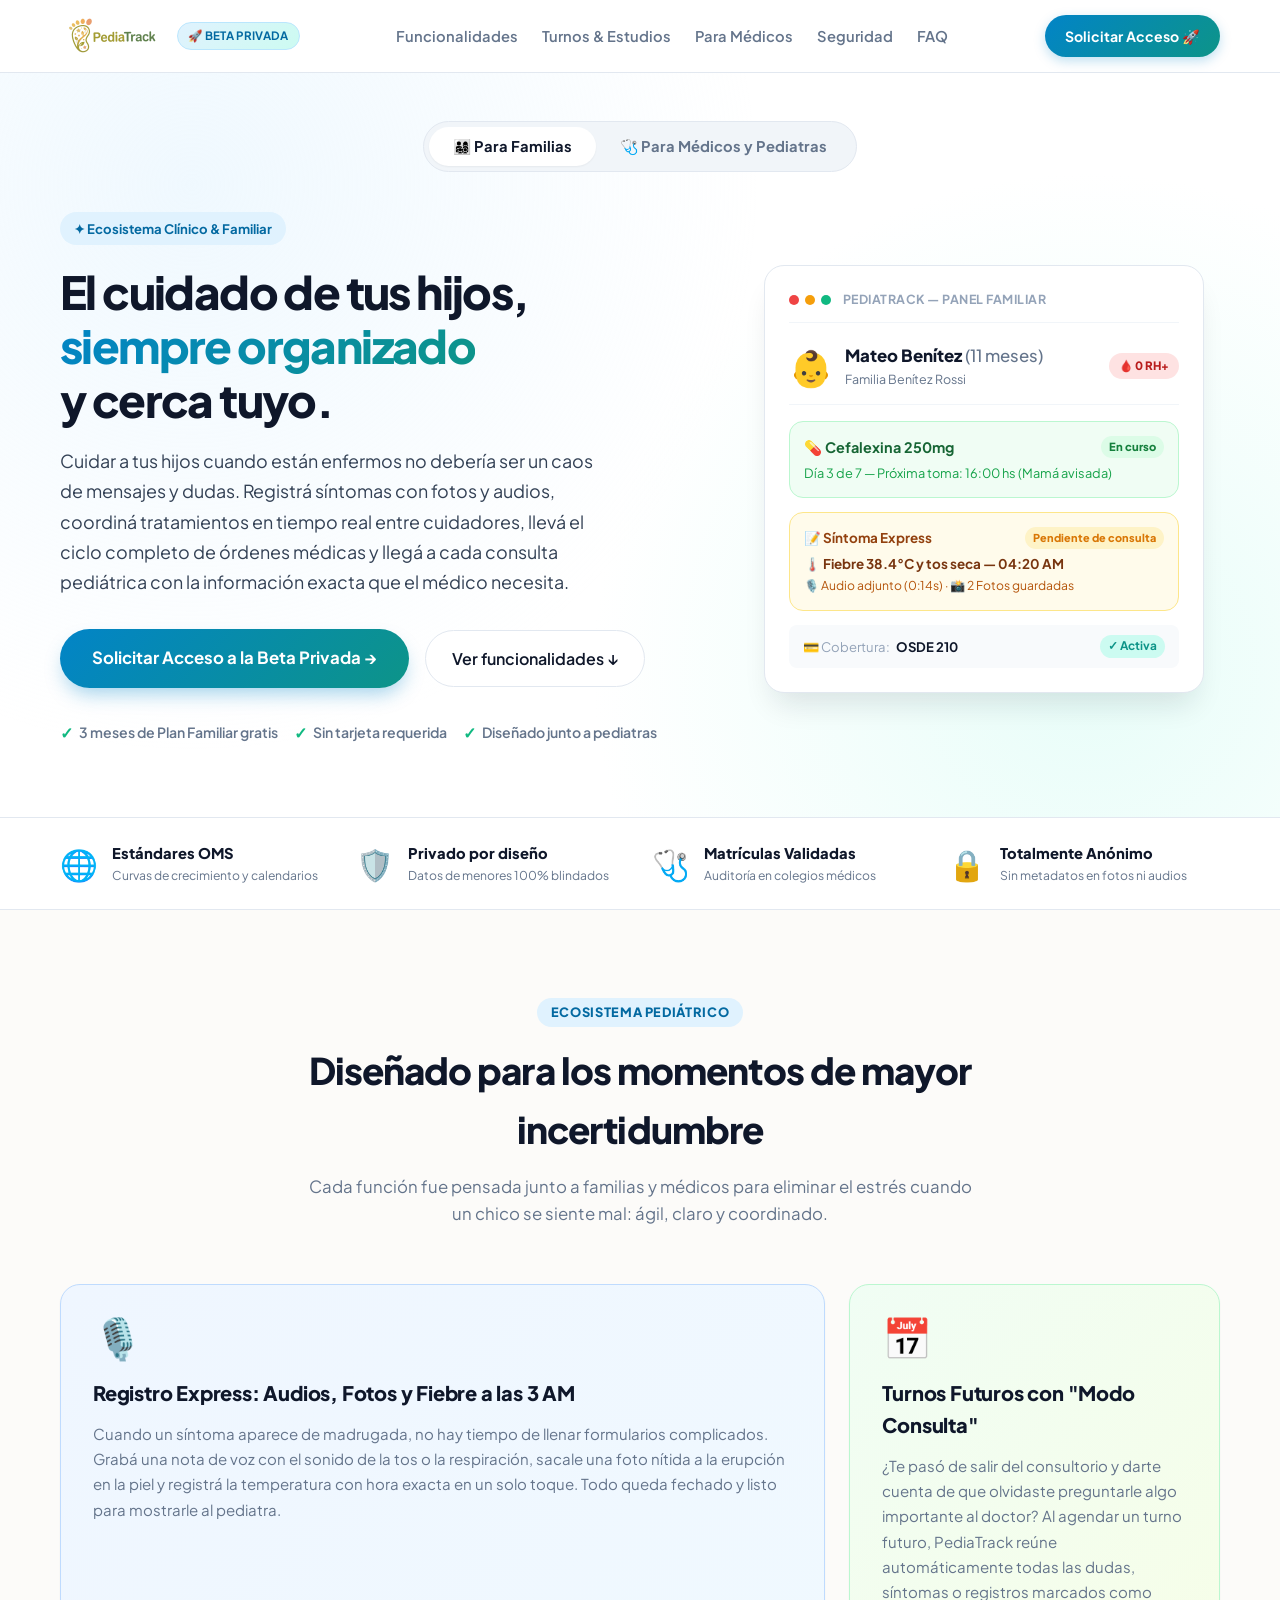
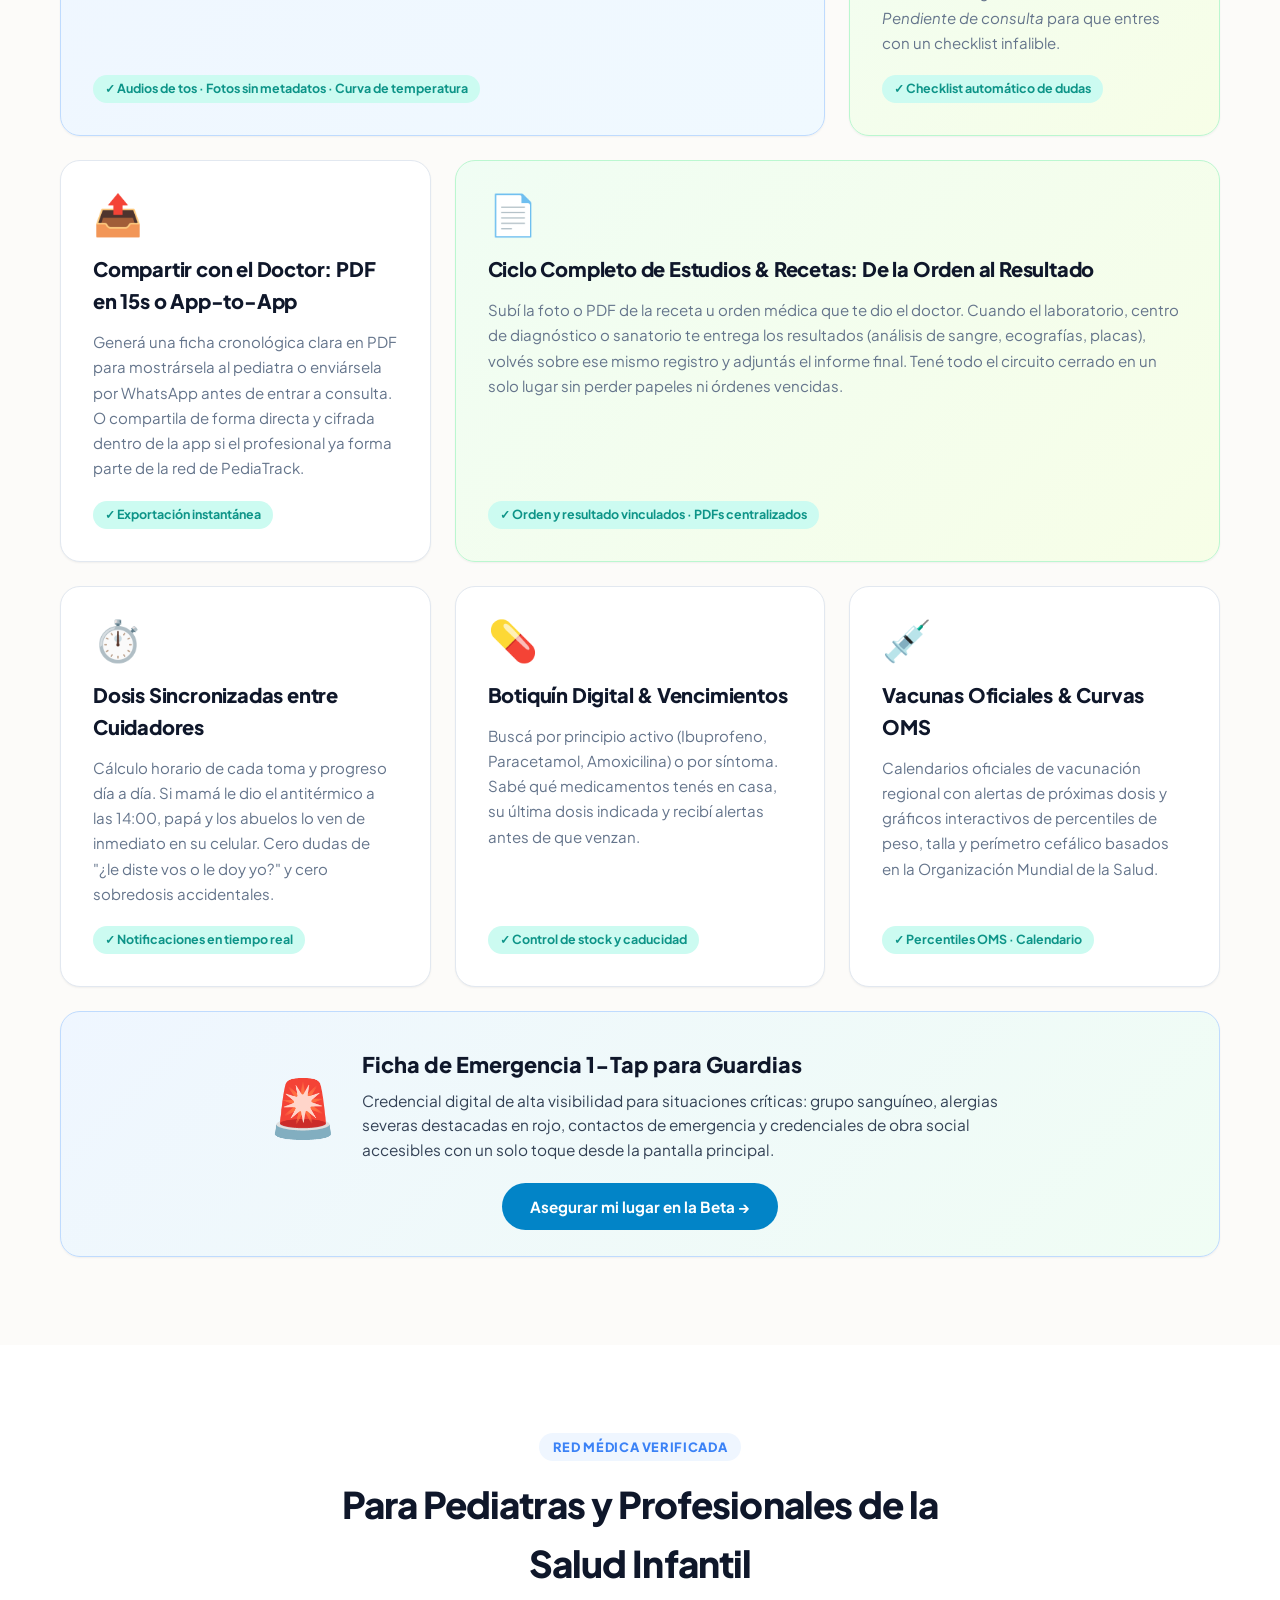
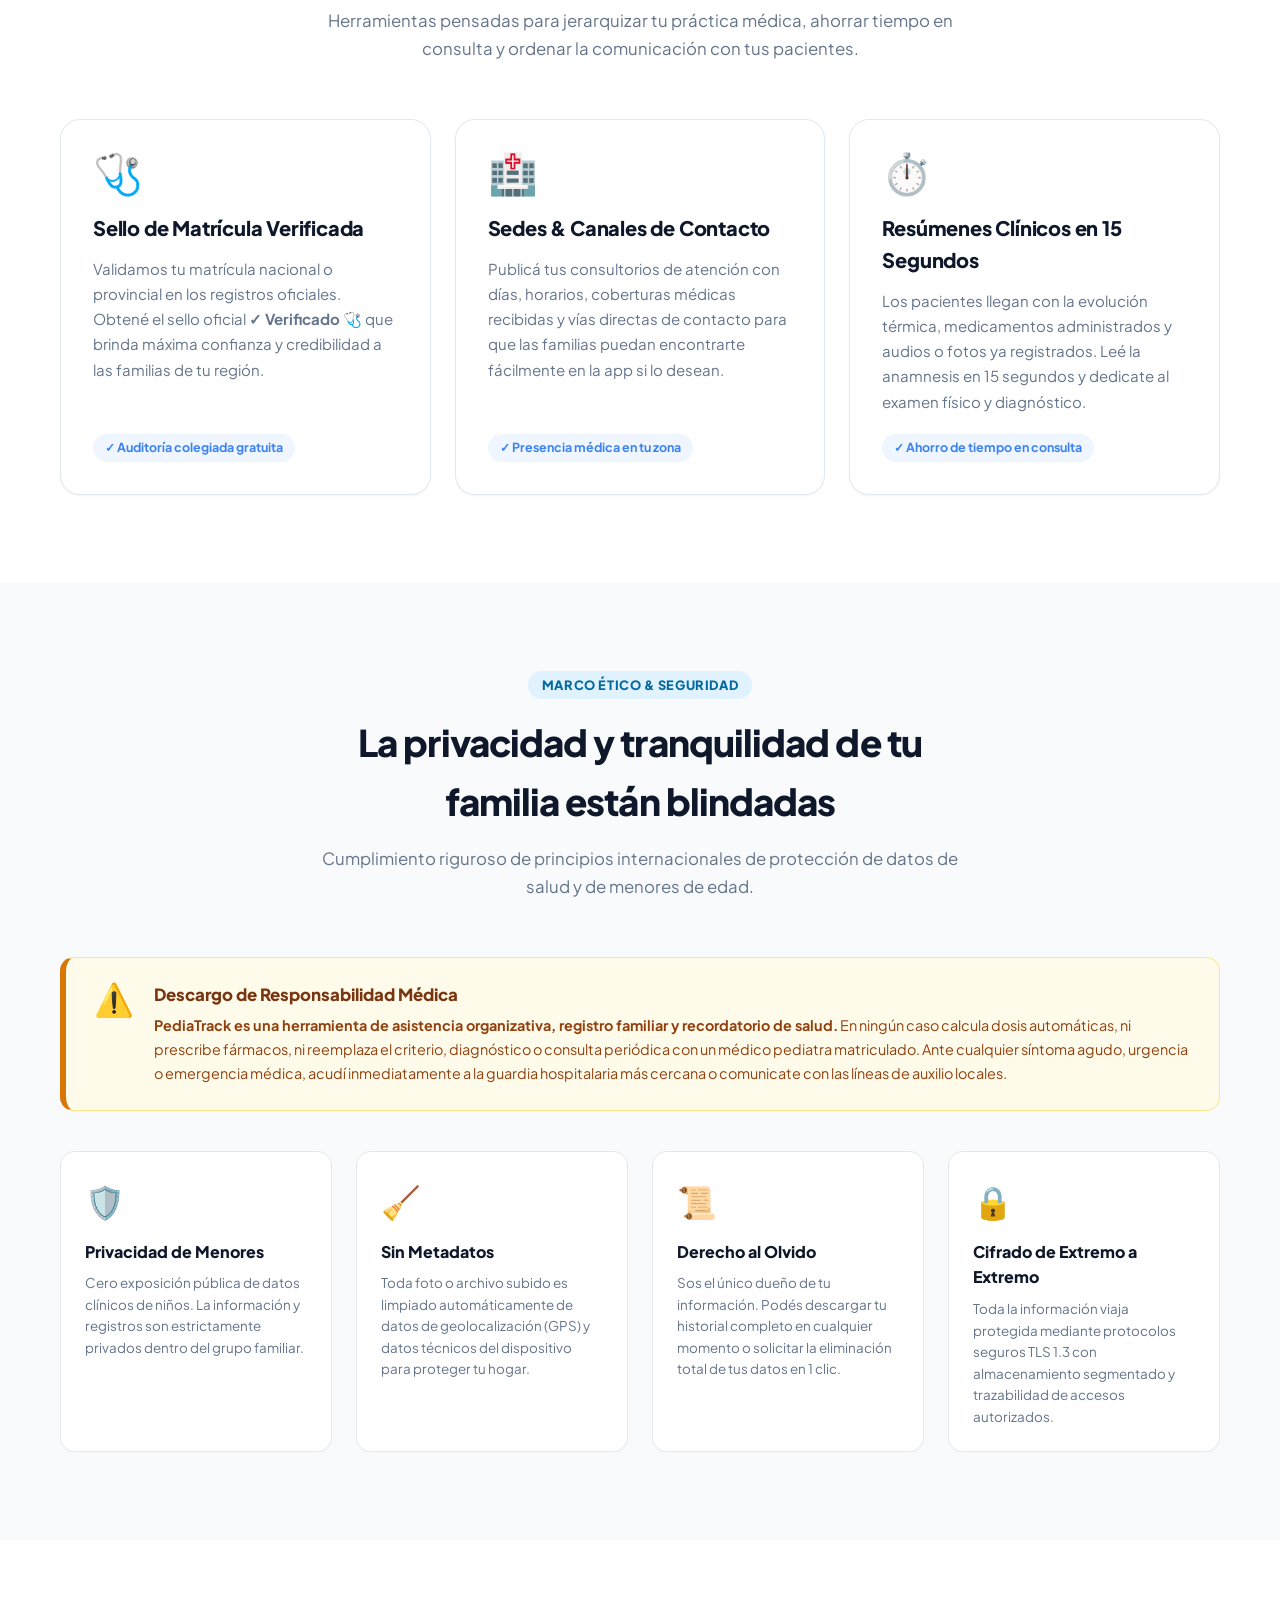
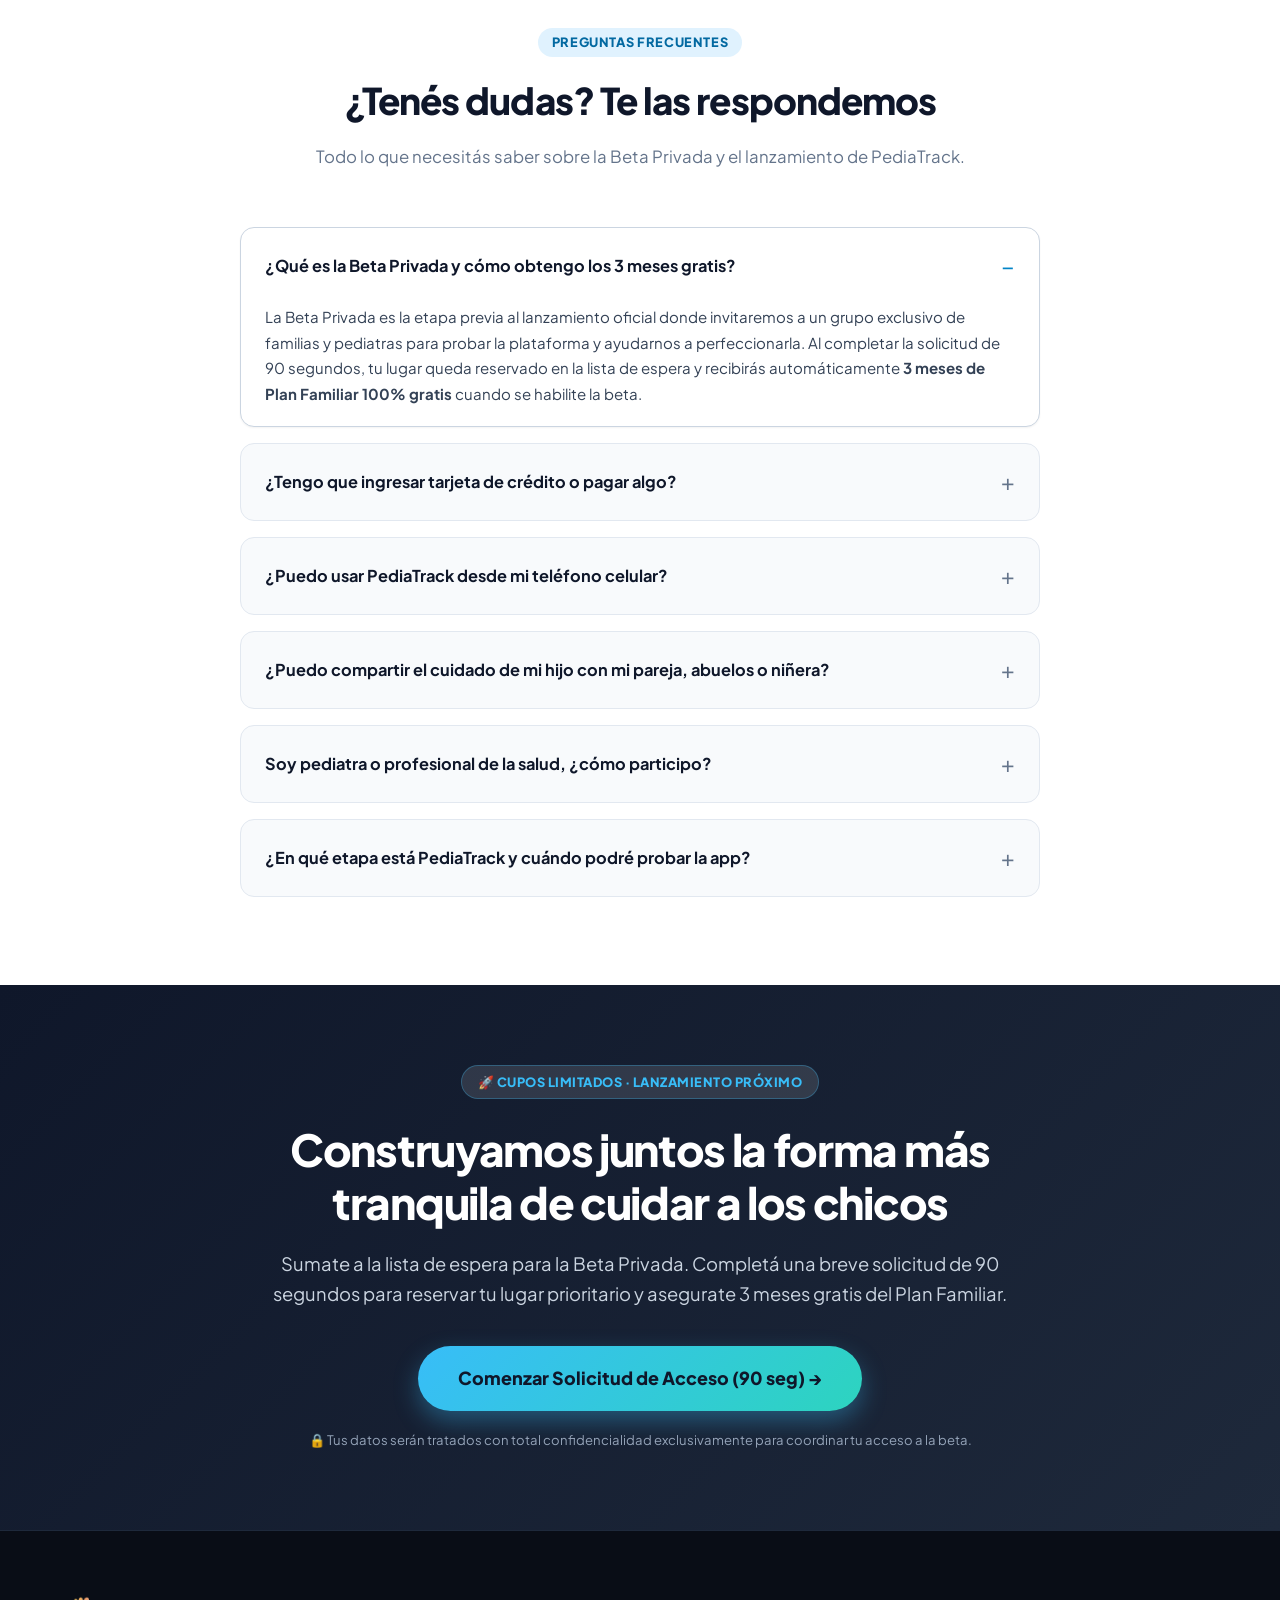
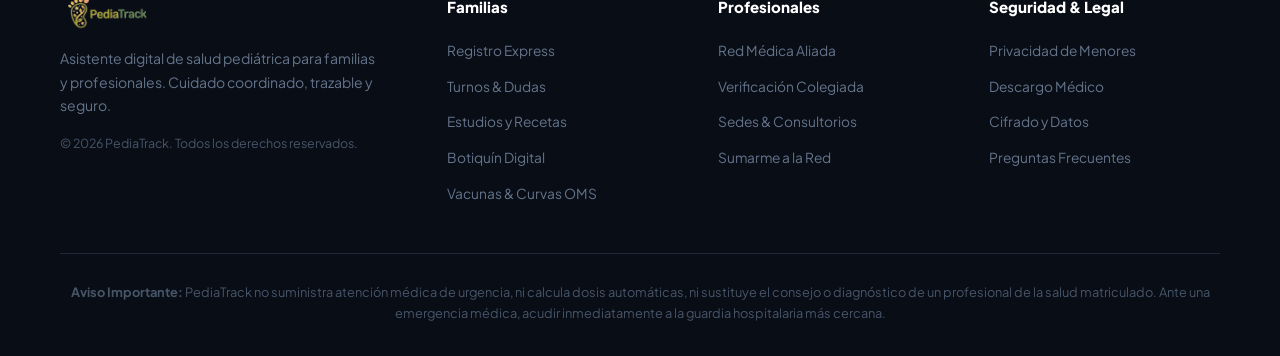
<file: index.html>
<!DOCTYPE html>
<html lang="es">
<head>
  <meta charset="UTF-8" />
  <meta name="viewport" content="width=device-width, initial-scale=1.0" />
  <title>PediaTrack — Cuidado y Salud Infantil Organizados en Familia</title>
  <meta name="description" content="PediaTrack organiza el cuidado de tus hijos: dosis y tratamientos compartidos en tiempo real, registro express con fotos y audio, turnos médicos con dudas pendientes y resúmenes para el pediatra." />
  
  <link rel="icon" type="image/x-icon" href="images/logo.ico" />
  <link rel="preconnect" href="https://fonts.googleapis.com">
  <link rel="preconnect" href="https://fonts.gstatic.com" crossorigin>
  <link href="https://fonts.googleapis.com/css2?family=Plus+Jakarta+Sans:wght@400;500;600;700;800&display=swap" rel="stylesheet">
  
  <link rel="stylesheet" href="landing.css" />
</head>
<body>

  <!-- ================================================================
       NAVBAR
       ================================================================ -->
  <header class="pt-navbar">
    <div class="container navbar-container">
      <a href="#inicio" class="navbar-brand">
        <img src="images/logo_nombre.png" alt="PediaTrack" class="brand-logo-img" />
        <span class="brand-beta-tag">🚀 Beta Privada</span>
      </a>

      <nav>
        <ul class="navbar-links" id="navbarLinks">
          <li><a href="#familias" class="nav-link">Funcionalidades</a></li>
          <li><a href="#consultas" class="nav-link">Turnos & Estudios</a></li>
          <li><a href="#profesionales" class="nav-link">Para Médicos</a></li>
          <li><a href="#seguridad" class="nav-link">Seguridad</a></li>
          <li><a href="#faq" class="nav-link">FAQ</a></li>
        </ul>
      </nav>

      <div class="navbar-actions">
        <a href="encuesta.html" class="btn-cta-nav">
          <span class="nav-btn-text-desktop">Solicitar Acceso 🚀</span>
          <span class="nav-btn-text-mobile">Acceso 🚀</span>
        </a>
      </div>
    </div>
  </header>

  <!-- ================================================================
       HERO SECTION
       ================================================================ -->
  <section id="inicio" class="hero-section">
    <div class="container">
      
      <!-- Audience Switcher (Pill) -->
      <div class="audience-switcher-wrap">
        <div class="audience-switcher">
          <button type="button" class="audience-btn active" id="tabFamilias">
            👨‍👩‍👧‍👦 Para Familias
          </button>
          <button type="button" class="audience-btn" id="tabMedicos">
            🩺 Para Médicos y Pediatras
          </button>
        </div>
      </div>

      <!-- HERO FAMILIAS -->
      <div class="hero-grid" id="heroFamilias">
        <div class="hero-copy">
          <span class="hero-eyebrow">✦ Ecosistema Clínico & Familiar</span>
          <h1 class="hero-title">
            El cuidado de tus hijos,<br>
            <span class="text-gradient">siempre organizado</span><br>
            y cerca tuyo.
          </h1>
          <p class="hero-description">
            Cuidar a tus hijos cuando están enfermos no debería ser un caos de mensajes y dudas. Registrá síntomas con fotos y audios, coordiná tratamientos en tiempo real entre cuidadores, llevá el ciclo completo de órdenes médicas y llegá a cada consulta pediátrica con la información exacta que el médico necesita.
          </p>

          <div class="hero-cta-group">
            <a href="encuesta.html" class="btn-primary-hero">
              Solicitar Acceso a la Beta Privada →
            </a>
            <a href="#familias" class="btn-secondary-hero">
              Ver funcionalidades ↓
            </a>
          </div>

          <div class="hero-badges">
            <div class="hero-badge-item">
              <span class="check">✓</span> 3 meses de Plan Familiar gratis
            </div>
            <div class="hero-badge-item">
              <span class="check">✓</span> Sin tarjeta requerida
            </div>
            <div class="hero-badge-item">
              <span class="check">✓</span> Diseñado junto a pediatras
            </div>
          </div>
        </div>

        <!-- Mockup Familiar (CSS puro) -->
        <div class="mockup-wrap">
          <div class="mockup-card">
            <div class="mockup-header-bar">
              <div class="mockup-dots">
                <span class="dot dot-red"></span>
                <span class="dot dot-yellow"></span>
                <span class="dot dot-green"></span>
              </div>
              <span class="mockup-app-title">PediaTrack — Panel Familiar</span>
            </div>

            <!-- Perfil Niño -->
            <div class="child-profile-card">
              <div class="child-avatar-info">
                <span class="child-avatar">👶</span>
                <div>
                  <div class="child-name">Mateo Benítez <span style="font-weight: 500; color: var(--text-muted);">(11 meses)</span></div>
                  <div class="child-sub">Familia Benítez Rossi</div>
                </div>
              </div>
              <span class="blood-badge">🩸 0 RH+</span>
            </div>

            <!-- Tratamiento Activo Sincronizado -->
            <div class="mockup-treatment-pill">
              <div class="treatment-header">
                <div class="treatment-name">💊 Cefalexina 250mg</div>
                <span class="treatment-status">En curso</span>
              </div>
              <div class="treatment-sub">Día 3 de 7 — Próxima toma: 16:00 hs (Mamá avisada)</div>
            </div>

            <!-- Síntoma Express Registrado -->
            <div class="mockup-symptom-pill">
              <div class="symptom-tag-row">
                <span class="symptom-tag-label">📝 Síntoma Express</span>
                <span class="symptom-badge-status">Pendiente de consulta</span>
              </div>
              <div class="symptom-detail">🌡️ Fiebre 38.4°C y tos seca — 04:20 AM</div>
              <div class="symptom-meta">🎙️ Audio adjunto (0:14s) · 📸 2 Fotos guardadas</div>
            </div>

            <!-- Cobertura -->
            <div class="mockup-footer-insurance">
              <div>
                <span style="color: var(--text-subtle);">💳 Cobertura:</span>
                <strong style="color: var(--text-heading); margin-left: 4px;">OSDE 210</strong>
              </div>
              <span class="insurance-status">✓ Activa</span>
            </div>
          </div>
        </div>
      </div>

      <!-- HERO MÉDICOS (Oculto por defecto) -->
      <div class="hero-grid" id="heroMedicos" style="display: none;">
        <div class="hero-copy">
          <span class="hero-eyebrow hero-eyebrow-pro">🩺 Red Médica & Pediatras Aliados</span>
          <h1 class="hero-title">
            Tu reputación clínica,<br>
            <span class="text-gradient-pro">presente donde las<br>familias te buscan.</span>
          </h1>
          <p class="hero-description">
            Unite a la red de profesionales con matrícula verificada. Recibí resúmenes clínicos ordenados de tus pacientes en 15 segundos antes de entrar a consulta y publicá tus consultorios y vías de contacto para que las familias puedan encontrarte fácilmente en la app.
          </p>

          <div class="hero-cta-group">
            <a href="encuesta.html" class="btn-primary-hero btn-pro-hero">
              Sumarme como Pediatra Aliado →
            </a>
            <a href="#profesionales" class="btn-secondary-hero">
              Ver beneficios profesionales ↓
            </a>
          </div>

          <div class="hero-badges">
            <div class="hero-badge-item">
              <span class="check" style="color: var(--pt-pro);">✓</span> Verificación de matrícula 100% gratuita
            </div>
            <div class="hero-badge-item">
              <span class="check" style="color: var(--pt-pro);">✓</span> Resumen temporal para consultas
            </div>
            <div class="hero-badge-item">
              <span class="check" style="color: var(--pt-pro);">✓</span> Sedes y consultorios ilimitados
            </div>
          </div>
        </div>

        <!-- Mockup Profesional (CSS puro) -->
        <div class="mockup-wrap">
          <div class="mockup-card">
            <div class="mockup-header-bar">
              <div class="mockup-dots">
                <span class="dot dot-red"></span>
                <span class="dot dot-yellow"></span>
                <span class="dot dot-green"></span>
              </div>
              <span class="mockup-app-title">PediaTrack — Consultorio Pro</span>
            </div>

            <!-- Perfil Médico -->
            <div class="doctor-header-card">
              <span class="doctor-avatar-icon">🩺</span>
              <div>
                <div class="doctor-name-row">
                  <div class="doctor-name">Dra. Mariana Valenzuela</div>
                  <span class="doctor-seal">✓ Verificada</span>
                </div>
                <div class="doctor-spec">Pediatría Clínica & Neonatología</div>
                <div class="doctor-license">MN 142.890 · MP 55.432</div>
              </div>
            </div>

            <!-- Consultorio y Turnos WhatsApp -->
            <div class="doctor-clinic-card">
              <div class="clinic-title-row">
                <span class="clinic-name">Sanatorio Pediátrico Central — Cons. 304</span>
                <span class="clinic-badge">Lun · Mié 14-19hs</span>
              </div>
              <div class="clinic-address">Av. Santa Fe 3200, CABA · OSDE, Swiss Medical, Galeno</div>
              <span class="btn-clinic-wa">
                📞 Contacto: +54 9 11 5555-1234
              </span>
            </div>

            <!-- Highlight Resumen Clínico -->
            <div class="doctor-highlight-box">
              <strong>📄 Resumen Pre-Consulta:</strong> Las familias comparten una ficha temporal con dosis reales y curva térmica de los últimos 7 días. Ahorrá minutos de anamnesis en cada cita.
            </div>
          </div>
        </div>
      </div>

    </div>
  </section>

  <!-- ================================================================
       TRUST BAR
       ================================================================ -->
  <div class="trust-bar">
    <div class="container">
      <div class="trust-grid">
        <div class="trust-item">
          <span class="trust-icon">🌐</span>
          <div>
            <div class="trust-title">Estándares OMS</div>
            <div class="trust-sub">Curvas de crecimiento y calendarios</div>
          </div>
        </div>
        <div class="trust-item">
          <span class="trust-icon">🛡️</span>
          <div>
            <div class="trust-title">Privado por diseño</div>
            <div class="trust-sub">Datos de menores 100% blindados</div>
          </div>
        </div>
        <div class="trust-item">
          <span class="trust-icon">🩺</span>
          <div>
            <div class="trust-title">Matrículas Validadas</div>
            <div class="trust-sub">Auditoría en colegios médicos</div>
          </div>
        </div>
        <div class="trust-item">
          <span class="trust-icon">🔒</span>
          <div>
            <div class="trust-title">Totalmente Anónimo</div>
            <div class="trust-sub">Sin metadatos en fotos ni audios</div>
          </div>
        </div>
      </div>
    </div>
  </div>

  <!-- ================================================================
       BENTO GRID: FUNCIONALIDADES CLÍNICAS Y FAMILIARES
       ================================================================ -->
  <section id="familias" class="features-section">
    <div class="container">
      <div class="section-header">
        <span class="section-eyebrow">Ecosistema Pediátrico</span>
        <h2 class="section-title">Diseñado para los momentos de mayor incertidumbre</h2>
        <p class="section-subtitle">
          Cada función fue pensada junto a familias y médicos para eliminar el estrés cuando un chico se siente mal: ágil, claro y coordinado.
        </p>
      </div>

      <div class="bento-grid">
        
        <!-- CARD 1: Registro Express con Audio y Fotos (Grande - 2 col) -->
        <div class="bento-card col-span-2 highlight-blue">
          <div class="bento-icon">🎙️</div>
          <h3 class="bento-title">Registro Express: Audios, Fotos y Fiebre a las 3 AM</h3>
          <p class="bento-desc">
            Cuando un síntoma aparece de madrugada, no hay tiempo de llenar formularios complicados. Grabá una nota de voz con el sonido de la tos o la respiración, sacale una foto nítida a la erupción en la piel y registrá la temperatura con hora exacta en un solo toque. Todo queda fechado y listo para mostrarle al pediatra.
          </p>
          <span class="bento-tag">✓ Audios de tos · Fotos sin metadatos · Curva de temperatura</span>
        </div>

        <!-- CARD 2: Turnos con 'Modo Consulta' y dudas pendientes (Chica - 1 col) -->
        <div class="bento-card highlight" id="consultas">
          <div class="bento-icon">📅</div>
          <h3 class="bento-title">Turnos Futuros con "Modo Consulta"</h3>
          <p class="bento-desc">
            ¿Te pasó de salir del consultorio y darte cuenta de que olvidaste preguntarle algo importante al doctor? Al agendar un turno futuro, PediaTrack reúne automáticamente todas las dudas, síntomas o registros marcados como <em>Pendiente de consulta</em> para que entres con un checklist infalible.
          </p>
          <span class="bento-tag">✓ Checklist automático de dudas</span>
        </div>

        <!-- CARD 3: Compartir con el Doctor (Chica - 1 col) -->
        <div class="bento-card">
          <div class="bento-icon">📤</div>
          <h3 class="bento-title">Compartir con el Doctor: PDF en 15s o App-to-App</h3>
          <p class="bento-desc">
            Generá una ficha cronológica clara en PDF para mostrársela al pediatra o enviársela por WhatsApp antes de entrar a consulta. O compartila de forma directa y cifrada dentro de la app si el profesional ya forma parte de la red de PediaTrack.
          </p>
          <span class="bento-tag">✓ Exportación instantánea</span>
        </div>

        <!-- CARD 4: Ciclo Completo de Estudios y Recetas (Grande - 2 col) -->
        <div class="bento-card col-span-2 highlight">
          <div class="bento-icon">📄</div>
          <h3 class="bento-title">Ciclo Completo de Estudios & Recetas: De la Orden al Resultado</h3>
          <p class="bento-desc">
            Subí la foto o PDF de la receta u orden médica que te dio el doctor. Cuando el laboratorio, centro de diagnóstico o sanatorio te entrega los resultados (análisis de sangre, ecografías, placas), volvés sobre ese mismo registro y adjuntás el informe final. Tené todo el circuito cerrado en un solo lugar sin perder papeles ni órdenes vencidas.
          </p>
          <span class="bento-tag">✓ Orden y resultado vinculados · PDFs centralizados</span>
        </div>

        <!-- CARD 5: Dosis y Tratamientos Sincronizados -->
        <div class="bento-card">
          <div class="bento-icon">⏱️</div>
          <h3 class="bento-title">Dosis Sincronizadas entre Cuidadores</h3>
          <p class="bento-desc">
            Cálculo horario de cada toma y progreso día a día. Si mamá le dio el antitérmico a las 14:00, papá y los abuelos lo ven de inmediato en su celular. Cero dudas de "¿le diste vos o le doy yo?" y cero sobredosis accidentales.
          </p>
          <span class="bento-tag">✓ Notificaciones en tiempo real</span>
        </div>

        <!-- CARD 6: Botiquín Inteligente -->
        <div class="bento-card">
          <div class="bento-icon">💊</div>
          <h3 class="bento-title">Botiquín Digital & Vencimientos</h3>
          <p class="bento-desc">
            Buscá por principio activo (Ibuprofeno, Paracetamol, Amoxicilina) o por síntoma. Sabé qué medicamentos tenés en casa, su última dosis indicada y recibí alertas antes de que venzan.
          </p>
          <span class="bento-tag">✓ Control de stock y caducidad</span>
        </div>

        <!-- CARD 7: Vacunas Oficiales & Curvas OMS -->
        <div class="bento-card">
          <div class="bento-icon">💉</div>
          <h3 class="bento-title">Vacunas Oficiales & Curvas OMS</h3>
          <p class="bento-desc">
            Calendarios oficiales de vacunación regional con alertas de próximas dosis y gráficos interactivos de percentiles de peso, talla y perímetro cefálico basados en la Organización Mundial de la Salud.
          </p>
          <span class="bento-tag">✓ Percentiles OMS · Calendario</span>
        </div>

        <!-- CARD 8: Ficha de Emergencia 1-Tap (Full Width) -->
        <div class="bento-card col-span-3 emergency-bento-card">
          <div class="emergency-left">
            <span class="emergency-icon">🚨</span>
            <div>
              <h3 class="emergency-title">Ficha de Emergencia 1-Tap para Guardias</h3>
              <p class="emergency-desc">
                Credencial digital de alta visibilidad para situaciones críticas: grupo sanguíneo, alergias severas destacadas en rojo, contactos de emergencia y credenciales de obra social accesibles con un solo toque desde la pantalla principal.
              </p>
            </div>
          </div>
          <div>
            <a href="encuesta.html" class="btn-emergency-cta">
              Asegurar mi lugar en la Beta →
            </a>
          </div>
        </div>

      </div>
    </div>
  </section>

  <!-- ================================================================
       SECCIÓN PROFESIONALES Y RED MÉDICA
       ================================================================ -->
  <section id="profesionales" class="features-section" style="background-color: #ffffff;">
    <div class="container">
      <div class="section-header">
        <span class="section-eyebrow" style="background: var(--pt-pro-light); color: var(--pt-pro);">Red Médica Verificada</span>
        <h2 class="section-title">Para Pediatras y Profesionales de la Salud Infantil</h2>
        <p class="section-subtitle">
          Herramientas pensadas para jerarquizar tu práctica médica, ahorrar tiempo en consulta y ordenar la comunicación con tus pacientes.
        </p>
      </div>

      <div class="bento-grid">
        <div class="bento-card">
          <div class="bento-icon">🩺</div>
          <h3 class="bento-title">Sello de Matrícula Verificada</h3>
          <p class="bento-desc">
            Validamos tu matrícula nacional o provincial en los registros oficiales. Obtené el sello oficial <strong>✓ Verificado 🩺</strong> que brinda máxima confianza y credibilidad a las familias de tu región.
          </p>
          <span class="bento-tag" style="color: var(--pt-pro); background: var(--pt-pro-light);">✓ Auditoría colegiada gratuita</span>
        </div>

        <div class="bento-card">
          <div class="bento-icon">🏥</div>
          <h3 class="bento-title">Sedes & Canales de Contacto</h3>
          <p class="bento-desc">
            Publicá tus consultorios de atención con días, horarios, coberturas médicas recibidas y vías directas de contacto para que las familias puedan encontrarte fácilmente en la app si lo desean.
          </p>
          <span class="bento-tag" style="color: var(--pt-pro); background: var(--pt-pro-light);">✓ Presencia médica en tu zona</span>
        </div>

        <div class="bento-card">
          <div class="bento-icon">⏱️</div>
          <h3 class="bento-title">Resúmenes Clínicos en 15 Segundos</h3>
          <p class="bento-desc">
            Los pacientes llegan con la evolución térmica, medicamentos administrados y audios o fotos ya registrados. Leé la anamnesis en 15 segundos y dedicate al examen físico y diagnóstico.
          </p>
          <span class="bento-tag" style="color: var(--pt-pro); background: var(--pt-pro-light);">✓ Ahorro de tiempo en consulta</span>
        </div>
      </div>
    </div>
  </section>


  <!-- ================================================================
       SEGURIDAD & LEGAL
       ================================================================ -->
  <section id="seguridad" class="security-section">
    <div class="container">
      <div class="section-header">
        <span class="section-eyebrow">Marco Ético & Seguridad</span>
        <h2 class="section-title">La privacidad y tranquilidad de tu familia están blindadas</h2>
        <p class="section-subtitle">
          Cumplimiento riguroso de principios internacionales de protección de datos de salud y de menores de edad.
        </p>
      </div>

      <!-- Descargo Médico Obligatorio -->
      <div class="medical-disclaimer-card">
        <span class="disclaimer-icon">⚠️</span>
        <div>
          <h4 class="disclaimer-title">Descargo de Responsabilidad Médica</h4>
          <p class="disclaimer-text">
            <strong>PediaTrack es una herramienta de asistencia organizativa, registro familiar y recordatorio de salud.</strong> En ningún caso calcula dosis automáticas, ni prescribe fármacos, ni reemplaza el criterio, diagnóstico o consulta periódica con un médico pediatra matriculado. Ante cualquier síntoma agudo, urgencia o emergencia médica, acudí inmediatamente a la guardia hospitalaria más cercana o comunicate con las líneas de auxilio locales.
          </p>
        </div>
      </div>

      <div class="security-pillars-grid">
        <div class="security-pillar-card">
          <div class="pillar-icon">🛡️</div>
          <h4 class="pillar-title">Privacidad de Menores</h4>
          <p class="pillar-desc">Cero exposición pública de datos clínicos de niños. La información y registros son estrictamente privados dentro del grupo familiar.</p>
        </div>
        <div class="security-pillar-card">
          <div class="pillar-icon">🧹</div>
          <h4 class="pillar-title">Sin Metadatos</h4>
          <p class="pillar-desc">Toda foto o archivo subido es limpiado automáticamente de datos de geolocalización (GPS) y datos técnicos del dispositivo para proteger tu hogar.</p>
        </div>
        <div class="security-pillar-card">
          <div class="pillar-icon">📜</div>
          <h4 class="pillar-title">Derecho al Olvido</h4>
          <p class="pillar-desc">Sos el único dueño de tu información. Podés descargar tu historial completo en cualquier momento o solicitar la eliminación total de tus datos en 1 clic.</p>
        </div>
        <div class="security-pillar-card">
          <div class="pillar-icon">🔒</div>
          <h4 class="pillar-title">Cifrado de Extremo a Extremo</h4>
          <p class="pillar-desc">Toda la información viaja protegida mediante protocolos seguros TLS 1.3 con almacenamiento segmentado y trazabilidad de accesos autorizados.</p>
        </div>
      </div>
    </div>
  </section>

  <!-- ================================================================
       PREGUNTAS FRECUENTES (FAQ)
       ================================================================ -->
  <section id="faq" class="faq-section">
    <div class="container">
      <div class="section-header">
        <span class="section-eyebrow">Preguntas Frecuentes</span>
        <h2 class="section-title">¿Tenés dudas? Te las respondemos</h2>
        <p class="section-subtitle">Todo lo que necesitás saber sobre la Beta Privada y el lanzamiento de PediaTrack.</p>
      </div>

      <div class="faq-list">
        <details class="faq-item" open>
          <summary class="faq-question">¿Qué es la Beta Privada y cómo obtengo los 3 meses gratis?</summary>
          <div class="faq-answer">
            La Beta Privada es la etapa previa al lanzamiento oficial donde invitaremos a un grupo exclusivo de familias y pediatras para probar la plataforma y ayudarnos a perfeccionarla. Al completar la solicitud de 90 segundos, tu lugar queda reservado en la lista de espera y recibirás automáticamente <strong>3 meses de Plan Familiar 100% gratis</strong> cuando se habilite la beta.
          </div>
        </details>

        <details class="faq-item">
          <summary class="faq-question">¿Tengo que ingresar tarjeta de crédito o pagar algo?</summary>
          <div class="faq-answer">
            No, en absoluto. La solicitud a la Beta Privada es 100% gratuita y no solicitamos ninguna tarjeta ni medio de pago.
          </div>
        </details>

        <details class="faq-item">
          <summary class="faq-question">¿Puedo usar PediaTrack desde mi teléfono celular?</summary>
          <div class="faq-answer">
            Sí. PediaTrack está diseñado con tecnología web progresiva (PWA) e interfaces optimizadas para celulares (Android e iOS), tabletas y computadoras, funcionando de manera fluida y adaptada a cualquier pantalla.
          </div>
        </details>

        <details class="faq-item">
          <summary class="faq-question">¿Puedo compartir el cuidado de mi hijo con mi pareja, abuelos o niñera?</summary>
          <div class="faq-answer">
            Sí, esa es una de las grandes fortalezas de PediaTrack. Podés invitar a todos los cuidadores de tu Grupo Familiar para que vean en tiempo real qué dosis se administró, quién la dio y qué indicaciones dejó el médico.
          </div>
        </details>

        <details class="faq-item">
          <summary class="faq-question">Soy pediatra o profesional de la salud, ¿cómo participo?</summary>
          <div class="faq-answer">
            En la solicitud podés elegir el rol <em>Profesional de la Salud</em>. Nuestro equipo verificará tu matrícula para otorgarte el sello de verificación oficial y darte acceso prioritario a la publicación de tus consultorios y vías de contacto.
          </div>
        </details>

        <details class="faq-item">
          <summary class="faq-question">¿En qué etapa está PediaTrack y cuándo podré probar la app?</summary>
          <div class="faq-answer">
            PediaTrack se encuentra actualmente en fase de <strong>desarrollo activo y pruebas técnicas internas</strong> de seguridad, privacidad y confiabilidad. Al registrarte hoy, tu familia queda anotada con prioridad en la lista de espera oficial: nos comunicaremos con vos por WhatsApp o correo electrónico en cuanto iniciemos la convocatoria de la Beta Privada para enviarte tu invitación exclusiva junto a tus 3 meses gratis.
          </div>
        </details>
      </div>
    </div>
  </section>

  <!-- ================================================================
       CTA BANNER FINAL
       ================================================================ -->
  <section class="cta-banner-section">
    <div class="container">
      <div class="cta-banner-card">
        <span class="cta-banner-badge">🚀 Cupos Limitados · Lanzamiento Próximo</span>
        <h2 class="cta-banner-title">
          Construyamos juntos la forma más tranquila de cuidar a los chicos
        </h2>
        <p class="cta-banner-desc">
          Sumate a la lista de espera para la Beta Privada. Completá una breve solicitud de 90 segundos para reservar tu lugar prioritario y asegurate 3 meses gratis del Plan Familiar.
        </p>
        <a href="encuesta.html" class="btn-cta-giant">
          Comenzar Solicitud de Acceso (90 seg) →
        </a>
        <div class="cta-banner-footnote">
          🔒 Tus datos serán tratados con total confidencialidad exclusivamente para coordinar tu acceso a la beta.
        </div>
      </div>
    </div>
  </section>

  <!-- ================================================================
       FOOTER
       ================================================================ -->
  <footer class="pt-footer">
    <div class="container">
      <div class="footer-grid">
        <div>
          <img src="images/logo_nombre.png" alt="PediaTrack" class="footer-brand-logo" />
          <p class="footer-desc">
            Asistente digital de salud pediátrica para familias y profesionales. Cuidado coordinado, trazable y seguro.
          </p>
          <div style="font-size: 0.78rem; color: #475569;">© 2026 PediaTrack. Todos los derechos reservados.</div>
        </div>

        <div>
          <h4 class="footer-title">Familias</h4>
          <ul class="footer-links">
            <li><a href="#familias" class="footer-link">Registro Express</a></li>
            <li><a href="#consultas" class="footer-link">Turnos & Dudas</a></li>
            <li><a href="#familias" class="footer-link">Estudios y Recetas</a></li>
            <li><a href="#familias" class="footer-link">Botiquín Digital</a></li>
            <li><a href="#familias" class="footer-link">Vacunas & Curvas OMS</a></li>
          </ul>
        </div>

        <div>
          <h4 class="footer-title">Profesionales</h4>
          <ul class="footer-links">
            <li><a href="#profesionales" class="footer-link">Red Médica Aliada</a></li>
            <li><a href="#profesionales" class="footer-link">Verificación Colegiada</a></li>
            <li><a href="#profesionales" class="footer-link">Sedes & Consultorios</a></li>
            <li><a href="encuesta.html" class="footer-link">Sumarme a la Red</a></li>
          </ul>
        </div>

        <div>
          <h4 class="footer-title">Seguridad & Legal</h4>
          <ul class="footer-links">
            <li><a href="#seguridad" class="footer-link">Privacidad de Menores</a></li>
            <li><a href="#seguridad" class="footer-link">Descargo Médico</a></li>
            <li><a href="#seguridad" class="footer-link">Cifrado y Datos</a></li>
            <li><a href="#faq" class="footer-link">Preguntas Frecuentes</a></li>
          </ul>
        </div>
      </div>

      <div class="footer-bottom">
        <strong>Aviso Importante:</strong> PediaTrack no suministra atención médica de urgencia, ni calcula dosis automáticas, ni sustituye el consejo o diagnóstico de un profesional de la salud matriculado. Ante una emergencia médica, acudir inmediatamente a la guardia hospitalaria más cercana.
      </div>
    </div>
  </footer>

  <!-- ================================================================
       BARRA FLOTANTE MÓVIL
       ================================================================ -->
  <div class="mobile-sticky-cta">
    <a href="encuesta.html" class="btn-mobile-sticky">
      Solicitar Acceso a la Beta (90 seg) 🚀
    </a>
  </div>

  <!-- ================================================================
       INTERACCIÓN JAVASCRIPT
       ================================================================ -->
  <script>
    document.addEventListener('DOMContentLoaded', () => {
      const tabFamilias = document.getElementById('tabFamilias');
      const tabMedicos = document.getElementById('tabMedicos');
      const heroFamilias = document.getElementById('heroFamilias');
      const heroMedicos = document.getElementById('heroMedicos');

      if (tabFamilias && tabMedicos) {
        tabFamilias.addEventListener('click', () => {
          tabFamilias.classList.add('active');
          tabFamilias.classList.remove('pro');
          tabMedicos.classList.remove('active', 'pro');
          heroFamilias.style.display = 'grid';
          heroMedicos.style.display = 'none';
        });

        tabMedicos.addEventListener('click', () => {
          tabMedicos.classList.add('active', 'pro');
          tabFamilias.classList.remove('active');
          heroFamilias.style.display = 'none';
          heroMedicos.style.display = 'grid';
        });
      }
    });
  </script>

</body>
</html>
</file>
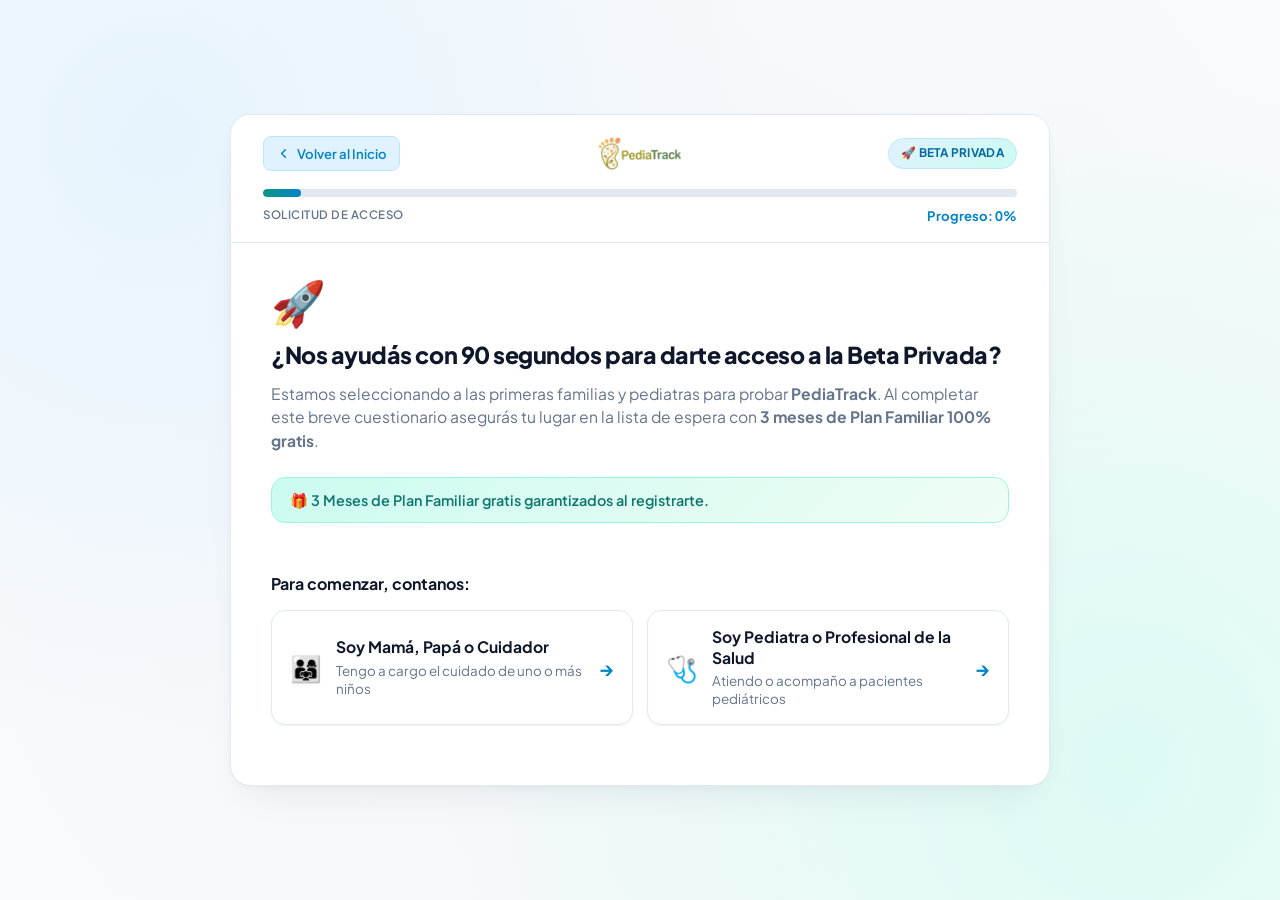
<file: encuesta.html>
<!DOCTYPE html>
<html lang="es">
<head>
  <meta charset="UTF-8" />
  <meta name="viewport" content="width=device-width, initial-scale=1.0" />
  <title>PediaTrack — Solicitud a la Beta Privada</title>
  <link rel="icon" type="image/x-icon" href="images/logo.ico" />
  <link rel="icon" type="image/png" href="images/logo.png" />
  <link rel="preconnect" href="https://fonts.googleapis.com">
  <link rel="preconnect" href="https://fonts.gstatic.com" crossorigin>
  <link href="https://fonts.googleapis.com/css2?family=Plus+Jakarta+Sans:wght@400;500;600;700;800&display=swap" rel="stylesheet">
  <link rel="stylesheet" href="encuesta.css" />
</head>
<body>
  <div class="app-container">
    <!-- Header con barra de progreso y navegación -->
    <header class="app-header">
      <div class="header-top-row">
        <div class="header-nav-left">
          <a href="index.html" class="btn-nav-action btn-nav-home" title="Volver al Inicio">
            <svg width="15" height="15" viewBox="0 0 24 24" fill="none" stroke="currentColor" stroke-width="2.5" stroke-linecap="round" stroke-linejoin="round"><polyline points="15 18 9 12 15 6"></polyline></svg>
            <span class="nav-text-desktop">Volver al Inicio</span>
            <span class="nav-text-mobile">Inicio</span>
          </a>
          <button type="button" id="btnBack" class="btn-nav-action btn-nav-back" style="display: none;" title="Volver a la pregunta anterior">
            <svg width="15" height="15" viewBox="0 0 24 24" fill="none" stroke="currentColor" stroke-width="2.5" stroke-linecap="round" stroke-linejoin="round"><polyline points="15 18 9 12 15 6"></polyline></svg>
            <span>Anterior</span>
          </button>
        </div>
        <a href="index.html" class="header-brand-logo" title="Ir a PediaTrack">
          <img src="images/logo_nombre.png" alt="PediaTrack" class="header-logo-img" />
        </a>
        <div class="header-nav-right">
          <span class="brand-beta-tag">🚀 Beta Privada</span>
        </div>
      </div>
      <div class="progress-section">
        <div class="progress-bar-container">
          <div id="progressBar" class="progress-bar" style="width: 5%;"></div>
        </div>
        <div class="progress-meta-row">
          <span class="progress-tag">Solicitud de Acceso</span>
          <span id="stepIndicator" class="step-indicator">Progreso: 0%</span>
        </div>
      </div>
    </header>

    <!-- Contenedor principal de tarjetas -->
    <main id="cardsContainer" class="cards-container">
      
      <!-- PANTALLA 0: Bienvenida y Selección de Rol -->
      <section class="card active" id="step-0">
        <div class="card-icon">🚀</div>
        <h1 class="card-title">¿Nos ayudás con 90 segundos para darte acceso a la Beta Privada?</h1>
        <p class="card-subtitle">
          Estamos seleccionando a las primeras familias y pediatras para probar <strong>PediaTrack</strong>. Al completar este breve cuestionario asegurás tu lugar en la lista de espera con <strong>3 meses de Plan Familiar 100% gratis</strong>.
        </p>
        <div class="info-pill">
          🎁 3 Meses de Plan Familiar gratis garantizados al registrarte.
        </div>

        <p class="question-label" style="margin-top: 24px;">Para comenzar, contanos:</p>
        <div class="options-group">
          <button type="button" class="btn-option role-btn" data-role="padre">
            <span class="option-icon">👨‍👩‍👧</span>
            <div class="option-text">
              <strong>Soy Mamá, Papá o Cuidador</strong>
              <span>Tengo a cargo el cuidado de uno o más niños</span>
            </div>
            <span class="option-arrow">→</span>
          </button>

          <button type="button" class="btn-option role-btn" data-role="profesional">
            <span class="option-icon">🩺</span>
            <div class="option-text">
              <strong>Soy Pediatra o Profesional de la Salud</strong>
              <span>Atiendo o acompaño a pacientes pediátricos</span>
            </div>
            <span class="option-arrow">→</span>
          </button>
        </div>
      </section>

      <!-- SECCIÓN PADRES -->
      <div id="flow-padres" class="flow-wrapper" style="display: none;">
        
        <!-- P1: Frecuencia de tratamientos -->
        <section class="card" id="step-p1">
          <span class="step-badge">Pregunta 1</span>
          <h2 class="card-title">En los últimos 3 meses, ¿tuviste que darle algún remedio a tu hijo por varios días seguidos?</h2>
          <p class="card-subtitle">Por ejemplo: antibióticos, corticoides, broncodilatadores o nebulizaciones.</p>
          
          <div class="options-group">
            <button type="button" class="btn-option" data-key="frecuencia_tratamientos" data-has-treatment="true" data-val="Sí, 1 vez en estos 3 meses">
              <span class="option-icon">💊</span>
              <div class="option-text"><strong>Sí, 1 vez en estos 3 meses</strong><span>Cumplió un tratamiento agudo de varios días</span></div>
            </button>
            <button type="button" class="btn-option" data-key="frecuencia_tratamientos" data-has-treatment="true" data-val="Sí, 2 o más veces (recurrente)">
              <span class="option-icon">🔄</span>
              <div class="option-text"><strong>Sí, 2 o más veces</strong><span>Tratamientos recurrentes o afecciones frecuentes</span></div>
            </button>
            <button type="button" class="btn-option" data-key="frecuencia_tratamientos" data-has-treatment="false" data-val="No, solo cosas puntuales">
              <span class="option-icon">🌡️</span>
              <div class="option-text"><strong>No, solo cosas muy puntuales</strong><span>Algún antitérmico aislado por fiebre o dolor</span></div>
            </button>
            <button type="button" class="btn-option" data-key="frecuencia_tratamientos" data-has-treatment="false" data-val="Por suerte nada">
              <span class="option-icon">🛡️</span>
              <div class="option-text"><strong>Por suerte nada</strong><span>No tomó medicamentos en este período</span></div>
            </button>
          </div>
        </section>

        <!-- P2: Cantidad de cuidadores -->
        <section class="card" id="step-p2">
          <span class="step-badge">Pregunta 2</span>
          <h2 class="card-title">En casa, ¿cuántos adultos se reparten la tarea de darle los remedios o llevar el control?</h2>
          <p class="card-subtitle">Pensá en quienes conviven, alternan turnos, abuelos o niñeras.</p>
          
          <div class="options-group">
            <button type="button" class="btn-option" data-key="cantidad_cuidadores" data-val="1">
              <span class="option-icon">👤</span>
              <div class="option-text"><strong>Solo yo (1 persona)</strong><span>Llevo la responsabilidad casi total</span></div>
            </button>
            <button type="button" class="btn-option" data-key="cantidad_cuidadores" data-val="2">
              <span class="option-icon">👥</span>
              <div class="option-text"><strong>2 personas</strong><span>Mamá y papá / pareja alternada</span></div>
            </button>
            <button type="button" class="btn-option" data-key="cantidad_cuidadores" data-val="3+">
              <span class="option-icon">👨‍👩‍👧‍👦</span>
              <div class="option-text"><strong>3 o más personas</strong><span>Incluye abuelos, tíos, niñera o cuidadores</span></div>
            </button>
          </div>
        </section>

        <!-- P3: Duda o cansancio de dosis -->
        <section class="card" id="step-p3">
          <span class="step-badge">Pregunta 3</span>
          <h2 class="card-title" id="p3Title">¿Alguna vez te pasó no saber con certeza si ya se le había dado una dosis o dudar del horario?</h2>
          <p class="card-subtitle" id="p3Subtitle">Ese momento típico de: <em>"¿Se lo diste vos o se lo doy yo?"</em> o miedo a duplicar.</p>
          
          <div class="options-group">
            <button type="button" class="btn-option" data-key="duda_dosis" data-val="Nos pasa casi siempre">
              <span class="option-icon">⚠️</span>
              <div class="option-text"><strong>Nos pasa casi siempre</strong><span>Es motivo habitual de consultas, dudas o discusiones</span></div>
            </button>
            <button type="button" class="btn-option" data-key="duda_dosis" data-val="Nos pasó alguna vez">
              <span class="option-icon">🤔</span>
              <div class="option-text"><strong>Nos pasó alguna vez con bastante estrés</strong><span>Pudimos resolverlo pero pasamos un mal momento</span></div>
            </button>
            <button type="button" class="btn-option" data-key="duda_dosis" data-val="Nunca">
              <span class="option-icon">🛡️</span>
              <div class="option-text"><strong>Nunca</strong><span>Siempre tenemos control perfecto</span></div>
            </button>
          </div>
        </section>

        <!-- P4: Sistema actual de coordinación (Selección múltiple) -->
        <section class="card" id="step-p4">
          <span class="step-badge">Pregunta 4</span>
          <span class="multi-instructions">👉 Podés elegir una o varias opciones</span>
          <h2 class="card-title">¿Cómo se avisan o coordinan hoy los horarios y dosis?</h2>
          <p class="card-subtitle">Marcá todos los métodos que suelen usar en el día a día:</p>
          
          <div class="options-group">
            <button type="button" class="btn-option multi-option" data-key="sistema_actual" data-val="Mensajes de WhatsApp">
              <span class="multi-checkbox"></span>
              <span class="option-icon">💬</span>
              <div class="option-text"><strong>Mensajes de WhatsApp</strong><span>"Avisame cuando le des", audios, etc.</span></div>
            </button>
            <button type="button" class="btn-option multi-option" data-key="sistema_actual" data-val="Papel en la heladera o anotador">
              <span class="multi-checkbox"></span>
              <span class="option-icon">📝</span>
              <div class="option-text"><strong>Papel en la heladera o anotador</strong><span>Vamos tachando los horarios</span></div>
            </button>
            <button type="button" class="btn-option multi-option" data-key="sistema_actual" data-val="Alarmas en mi celular">
              <span class="multi-checkbox"></span>
              <span class="option-icon">⏰</span>
              <div class="option-text"><strong>Alarmas en mi celular</strong><span>Alarma común en el teléfono de uno solo</span></div>
            </button>
            <button type="button" class="btn-option multi-option" data-key="sistema_actual" data-val="App compartida">
              <span class="multi-checkbox"></span>
              <span class="option-icon">📱</span>
              <div class="option-text"><strong>Usamos una app compartida</strong><span>Google Calendar, notas compartidas o similar</span></div>
            </button>
            <button type="button" class="btn-option multi-option" data-key="sistema_actual" data-val="De memoria / mentalmente">
              <span class="multi-checkbox"></span>
              <span class="option-icon">🧠</span>
              <div class="option-text"><strong>De memoria / mentalmente</strong><span>Nos acordamos en el momento</span></div>
            </button>
          </div>

          <div class="multi-actions">
            <button type="button" class="btn-primary btn-next-multi" data-target-key="sistema_actual">Continuar →</button>
          </div>
        </section>

        <!-- P-GUARDIA: Dificultad en guardia (Selección múltiple) -->
        <section class="card" id="step-p-guardia">
          <span class="step-badge">Pregunta 5</span>
          <span class="multi-instructions">👉 Podés elegir una o varias opciones</span>
          <h2 class="card-title">En una guardia o consulta de urgencia: ¿qué dato te costó más recordar o precisar al médico?</h2>
          <p class="card-subtitle">Ese momento de tensión cuando preguntan en el triage y los cuidadores dudan:</p>
          
          <div class="options-group">
            <button type="button" class="btn-option multi-option" data-key="dificultad_guardia" data-val="Hora exacta del último antitérmico">
              <span class="multi-checkbox"></span>
              <span class="option-icon">⏰</span>
              <div class="option-text"><strong>La hora exacta del último antitérmico</strong><span>Paracetamol, ibuprofeno o dipirona</span></div>
            </button>
            <button type="button" class="btn-option multi-option" data-key="dificultad_guardia" data-val="Peso exacto reciente del chico">
              <span class="multi-checkbox"></span>
              <span class="option-icon">⚖️</span>
              <div class="option-text"><strong>El peso exacto reciente</strong><span>Para que calculen la dosis milimétrica</span></div>
            </button>
            <button type="button" class="btn-option multi-option" data-key="dificultad_guardia" data-val="Medicación previa tomada o alergias">
              <span class="multi-checkbox"></span>
              <span class="option-icon">📋</span>
              <div class="option-text"><strong>Qué medicación venía tomando o alergias</strong><span>Esquemas previos o antecedentes</span></div>
            </button>
            <button type="button" class="btn-option multi-option" data-exclusive="true" data-key="dificultad_guardia" data-val="Ninguno, suelo tener todo claro">
              <span class="multi-checkbox"></span>
              <span class="option-icon">🧘</span>
              <div class="option-text"><strong>Ninguno, suelo tener todo claro</strong><span>Tengo la información precisa al momento</span></div>
            </button>
          </div>

          <div class="multi-actions">
            <button type="button" class="btn-primary btn-next-multi" data-target-key="dificultad_guardia">Continuar →</button>
          </div>
        </section>

        <!-- P-DOCS-TIPOS: Tipos de documentos guardados (Selección múltiple) -->
        <section class="card" id="step-p-docs-tipos">
          <span class="step-badge">Pregunta 6</span>
          <span class="multi-instructions">👉 Podés elegir una o varias opciones</span>
          <h2 class="card-title">¿Qué tipo de documentos médicos solés tener que guardar o consultar de tus hijos?</h2>
          <p class="card-subtitle">Marcá todos los que suelas tener en tu teléfono o en casa:</p>
          
          <div class="options-group">
            <button type="button" class="btn-option multi-option" data-key="tipos_documentos_guardados" data-val="Fotos de recetas médicas">
              <span class="multi-checkbox"></span>
              <span class="option-icon">💊</span>
              <div class="option-text"><strong>Fotos de recetas médicas</strong><span>Para farmacia o para recordar las indicaciones exactas</span></div>
            </button>
            <button type="button" class="btn-option multi-option" data-key="tipos_documentos_guardados" data-val="PDFs o análisis de laboratorio">
              <span class="multi-checkbox"></span>
              <span class="option-icon">📄</span>
              <div class="option-text"><strong>PDFs o estudios de laboratorio</strong><span>Análisis de sangre, orina, radiografías, etc.</span></div>
            </button>
            <button type="button" class="btn-option multi-option" data-key="tipos_documentos_guardados" data-val="Carnet de vacunación">
              <span class="multi-checkbox"></span>
              <span class="option-icon">💉</span>
              <div class="option-text"><strong>Carnet de vacunación</strong><span>Para controles o para presentar en inscripciones</span></div>
            </button>
            <button type="button" class="btn-option multi-option" data-key="tipos_documentos_guardados" data-val="Certificados escolares / Apto físico">
              <span class="multi-checkbox"></span>
              <span class="option-icon">🏫</span>
              <div class="option-text"><strong>Certificados y apto físico</strong><span>Para el colegio, jardín o actividades deportivas</span></div>
            </button>
            <button type="button" class="btn-option multi-option" data-key="tipos_documentos_guardados" data-val="Fotos de síntomas">
              <span class="multi-checkbox"></span>
              <span class="option-icon">📸</span>
              <div class="option-text"><strong>Fotos de síntomas</strong><span>Ronchas, erupciones, fiebre o golpes para mostrar al médico</span></div>
            </button>
            <button type="button" class="btn-option multi-option" data-exclusive="true" data-key="tipos_documentos_guardados" data-val="Casi nunca guardo documentos">
              <span class="multi-checkbox"></span>
              <span class="option-icon">⚪</span>
              <div class="option-text"><strong>Casi nunca guardo documentos</strong><span>No suelo conservar registros médicos</span></div>
            </button>
          </div>

          <div class="multi-actions">
            <button type="button" class="btn-primary btn-next-multi" data-target-key="tipos_documentos_guardados">Continuar →</button>
          </div>
        </section>

        <!-- P-DOCS-DESORDEN: Dónde quedan y qué dificultades generan (Selección múltiple) -->
        <section class="card" id="step-p-docs-desorden">
          <span class="step-badge">Pregunta 7</span>
          <span class="multi-instructions">👉 Podés elegir una o varias opciones</span>
          <h2 class="card-title">¿Dónde suelen quedar y qué dificultades te genera al buscarlos?</h2>
          <p class="card-subtitle">Marcá todas las situaciones que te resulten familiares:</p>
          
          <div class="options-group">
            <button type="button" class="btn-option multi-option" data-key="desorden_documentos" data-val="Perdidos en la galería del celular">
              <span class="multi-checkbox"></span>
              <span class="option-icon">📷</span>
              <div class="option-text"><strong>Perdidos en la galería del celular</strong><span>Mezclados entre miles de fotos cotidianas</span></div>
            </button>
            <button type="button" class="btn-option multi-option" data-key="desorden_documentos" data-val="En chats de WhatsApp difíciles de encontrar">
              <span class="multi-checkbox"></span>
              <span class="option-icon">💬</span>
              <div class="option-text"><strong>En chats de WhatsApp</strong><span>Sé que me los pasaron, pero tardo un montón en encontrarlos</span></div>
            </button>
            <button type="button" class="btn-option multi-option" data-key="desorden_documentos" data-val="En papel en casa que olvido llevar">
              <span class="multi-checkbox"></span>
              <span class="option-icon">📁</span>
              <div class="option-text"><strong>En papel en casa</strong><span>Cuando voy a una guardia o de viaje no los tengo encima</span></div>
            </button>
            <button type="button" class="btn-option multi-option" data-key="desorden_documentos" data-val="Perdí recetas/estudios y tuve que pedir de nuevo">
              <span class="multi-checkbox"></span>
              <span class="option-icon">🤦</span>
              <div class="option-text"><strong>Me pasó de perder un estudio o receta</strong><span>Y tener que pedirle otro al pediatra</span></div>
            </button>
            <button type="button" class="btn-option multi-option" data-key="desorden_documentos" data-val="Tengo carpeta en la nube bien organizada">
              <span class="multi-checkbox"></span>
              <span class="option-icon">☁️</span>
              <div class="option-text"><strong>Tengo una nube bien organizada</strong><span>Drive, Dropbox o carpetas digitales al día</span></div>
            </button>
          </div>

          <div class="multi-actions">
            <button type="button" class="btn-primary btn-next-multi" data-target-key="desorden_documentos">Continuar →</button>
          </div>
        </section>

        <!-- P5: Pregunta Abierta con TEXTO O AUDIO -->
        <section class="card" id="step-p5">
          <span class="step-badge">Pregunta 8 (Experiencia real)</span>
          <h2 class="card-title">En 1 frase o detalle: contanos qué fue lo más difícil de coordinar la última vez</h2>
          <p class="card-subtitle">
            Cuando tu hijo tomó remedios o tuvieron que consultar de urgencia: ¿qué generó dudas, roces o corridas?
          </p>

          <div class="open-response-box">
            <textarea id="textResponse-p" class="text-input" placeholder="Ej: No sabíamos a qué hora le tocaba el antitérmico y nos olvidamos de anotarlo..." rows="3"></textarea>

            <div class="voice-alternative-divider">
              <span>o si preferís no escribir</span>
            </div>

            <div class="recorder-controls">
              <button type="button" class="record-trigger-btn" id="recordBtn-p">
                <span class="record-dot"></span>
                <span id="recordText-p">🎙️ Grabar nota de voz (hasta 60 seg)</span>
              </button>
              <div class="timer-display" id="recordTimer-p" style="display:none;">00:00</div>
            </div>
            
            <div class="audio-preview-box" id="audioPreview-p" style="display: none;">
              <audio id="audioPlayer-p" controls></audio>
              <button type="button" class="btn-retry" id="retryAudio-p">↺ Grabar de nuevo</button>
            </div>
          </div>

          <div class="card-actions">
            <button type="button" class="btn-primary" id="btnNext-p5">Continuar →</button>
          </div>
        </section>

        <!-- P6: Desconfianza / Privacidad -->
        <section class="card" id="step-p6">
          <span class="step-badge">Pregunta 9</span>
          <h2 class="card-title">¿Qué te daría desconfianza de usar una aplicación para la salud de tu hijo?</h2>
          <p class="card-subtitle">Tu sinceridad nos permite construir una solución segura y ética.</p>
          
          <div class="options-group">
            <button type="button" class="btn-option" data-key="desconfianza" data-val="Privacidad de datos médicos">
              <span class="option-icon">🔒</span>
              <div class="option-text"><strong>Privacidad y seguridad</strong><span>Que mis datos o fotos médicas se filtren</span></div>
            </button>
            <button type="button" class="btn-option" data-key="desconfianza" data-val="Que sea complicada o lenta">
              <span class="option-icon">⌛</span>
              <div class="option-text"><strong>Que sea pesada o difícil de usar</strong><span>En medio de una fiebre necesito algo ya</span></div>
            </button>
            <button type="button" class="btn-option" data-key="desconfianza" data-val="Que el otro cuidador no la use">
              <span class="option-icon">🙅</span>
              <div class="option-text"><strong>Que el resto no la use</strong><span>Si la uso solo yo, no resuelve el problema</span></div>
            </button>
            <button type="button" class="btn-option" data-key="desconfianza" data-val="Ninguna si es útil">
              <span class="option-icon">👍</span>
              <div class="option-text"><strong>Ninguna particular</strong><span>Si es confiable y útil, la usaría con gusto</span></div>
            </button>
          </div>
        </section>

        <!-- P-MODELO: Adopción y Utilidad real -->
        <section class="card" id="step-p-modelo">
          <span class="step-badge">Pregunta 10</span>
          <h2 class="card-title">Si PediaTrack estuviera disponible hoy, ¿cómo la usarías en tu familia?</h2>
          <p class="card-subtitle">Queremos entender en qué momento te resultaría verdaderamente útil:</p>
          
          <div class="options-group">
            <button type="button" class="btn-option" data-key="disposicion_uso" data-val="La usaría hoy mismo para organizar a la familia">
              <span class="option-icon">🚀</span>
              <div class="option-text"><strong>La usaría hoy mismo</strong><span>Para tener ordenados remedios, vacunas y recetas en casa</span></div>
            </button>
            <button type="button" class="btn-option" data-key="disposicion_uso" data-val="Solo en tratamientos largos o si se enferma">
              <span class="option-icon">🤒</span>
              <div class="option-text"><strong>Solo en crisis o tratamientos largos</strong><span>La instalaría puntualmente ante una bronquiolitis, otitis o fiebre</span></div>
            </button>
            <button type="button" class="btn-option" data-key="disposicion_uso" data-val="Si mi pediatra me la pide o recomienda">
              <span class="option-icon">🩺</span>
              <div class="option-text"><strong>Si el pediatra me la pide</strong><span>Si el médico me pide ver el registro o resumen de tomas</span></div>
            </button>
            <button type="button" class="btn-option" data-key="disposicion_uso" data-val="No creo necesitar una app para esto">
              <span class="option-icon">⚪</span>
              <div class="option-text"><strong>No creo necesitarla</strong><span>Nos arreglamos bien con los métodos que usamos hoy</span></div>
            </button>
          </div>
        </section>

        <!-- P7: The Mom Test CTA - Beta Privada -->
        <section class="card" id="step-p7">
          <div class="card-icon">🚀</div>
          <span class="step-badge highlight-badge">Paso Final</span>
          <h2 class="card-title">Estamos armando una Beta Privada con 30 familias</h2>
          <p class="card-subtitle">
            PediaTrack sincroniza las tomas en tiempo real entre los celulares de los cuidadores (para que cuando uno marque "Dosis dada", el otro lo sepa al instante).
          </p>
          <div class="benefit-box">
            <ul>
              <li>✅ Acceso 100% gratuito a la versión completa</li>
              <li>✅ Sin publicidad y con soporte directo de los desarrolladores</li>
              <li>✅ Alarma que suena en ambos teléfonos sin desajustarse</li>
            </ul>
          </div>

          <p class="question-label">¿Te gustaría tener acceso prioritario para tu familia?</p>
          <div class="options-group">
            <button type="button" class="btn-option" data-key="quiere_beta" data-val="Sí, me interesa">
              <span class="option-icon">🎉</span>
              <div class="option-text"><strong>¡Sí, me gustaría probarla!</strong><span>Avisame cuando esté disponible</span></div>
            </button>
            <button type="button" class="btn-option" data-key="quiere_beta" data-val="Por ahora no">
              <span class="option-icon">👋</span>
              <div class="option-text"><strong>Por ahora no</strong><span>Prefiero solo responder esta encuesta</span></div>
            </button>
          </div>

          <!-- Campos de contacto condicionales -->
          <div id="contactFields-p" class="contact-box" style="display: none;">
            <label for="contactName-p">Tu nombre o apodo:</label>
            <input type="text" id="contactName-p" class="text-input" placeholder="Ej: Laura" />

            <label for="contactWa-p">Tu WhatsApp (para enviarte la invitación):</label>
            <input type="tel" id="contactWa-p" class="text-input" placeholder="Ej: 11 2345-6789" />

            <label for="contactEmail-p">Tu Email (opcional, para enviarte novedades):</label>
            <input type="email" id="contactEmail-p" class="text-input" placeholder="Ej: laura@gmail.com" />

            <button type="button" class="btn-submit" id="btnSubmit-p">Finalizar y Enviar Respuestas ✨</button>
          </div>
        </section>
      </div>

      <!-- SECCIÓN PROFESIONALES -->
      <div id="flow-profesionales" class="flow-wrapper" style="display: none;">
        
        <!-- M1: Frecuencia de dudas de dosis -->
        <section class="card" id="step-m1">
          <span class="step-badge">Pregunta 1 (Profesional)</span>
          <h2 class="card-title">En tu consulta o guardia, ¿con qué frecuencia recibís dudas sobre dosis ya administradas u horarios erróneos?</h2>
          <p class="card-subtitle">Padres angustiados porque no saben si el otro le dio la medicación o si duplicaron.</p>
          
          <div class="options-group">
            <button type="button" class="btn-option" data-key="frecuencia_dudas_profesional" data-val="A diario">
              <span class="option-icon">🔴</span>
              <div class="option-text"><strong>Casi a diario</strong><span>Es una de las consultas y fuentes de ansiedad más comunes</span></div>
            </button>
            <button type="button" class="btn-option" data-key="frecuencia_dudas_profesional" data-val="Semanalmente">
              <span class="option-icon">🟠</span>
              <div class="option-text"><strong>Semanalmente</strong><span>Ocurre con cierta regularidad en tratamientos de varios días</span></div>
            </button>
            <button type="button" class="btn-option" data-key="frecuencia_dudas_profesional" data-val="Rara vez">
              <span class="option-icon">🟢</span>
              <div class="option-text"><strong>Rara vez</strong><span>Casi nunca me toca ver confusiones de este tipo</span></div>
            </button>
          </div>
        </section>

        <!-- M-DATOS: Datos faltantes en guardia/consulta -->
        <section class="card" id="step-m-datos">
          <span class="step-badge">Pregunta 2 (Profesional)</span>
          <h2 class="card-title">Cuando una familia llega a la guardia o a tu consulta por urgencia, ¿qué dato es el que más les cuesta precisar?</h2>
          <p class="card-subtitle">Información crítica para definir conducta médica en el momento.</p>
          
          <div class="options-group">
            <button type="button" class="btn-option" data-key="dato_critico_faltante_profesional" data-val="Horario y dosis de último antitérmico/antibiótico">
              <span class="option-icon">⏰</span>
              <div class="option-text"><strong>Horario y dosis exacta</strong><span>De antitérmicos o antibióticos en las últimas 24 hs</span></div>
            </button>
            <button type="button" class="btn-option" data-key="dato_critico_faltante_profesional" data-val="Peso exacto reciente">
              <span class="option-icon">⚖️</span>
              <div class="option-text"><strong>Peso reciente del paciente</strong><span>Fundamental para calcular dosis correctas</span></div>
            </button>
            <button type="button" class="btn-option" data-key="dato_critico_faltante_profesional" data-val="Medicación previa o alergias">
              <span class="option-icon">📋</span>
              <div class="option-text"><strong>Antecedentes y alergias</strong><span>Qué remedios venía tomando o si es alérgico</span></div>
            </button>
            <button type="button" class="btn-option" data-key="dato_critico_faltante_profesional" data-val="Todas las anteriores">
              <span class="option-icon">🩺</span>
              <div class="option-text"><strong>Todas las anteriores</strong><span>Suele haber desorden general en situaciones de estrés</span></div>
            </button>
          </div>
        </section>

        <!-- M2: Fricción en WhatsApp -->
        <section class="card" id="step-m2">
          <span class="step-badge">Pregunta 3 (Profesional)</span>
          <h2 class="card-title">¿Qué es lo que más te satura o incomoda de recibir consultas por WhatsApp personal?</h2>
          <p class="card-subtitle">Elegí el punto que más afecta tu tranquilidad o tu práctica:</p>
          
          <div class="options-group">
            <button type="button" class="btn-option" data-key="friccion_whatsapp" data-val="Audios y fotos sueltas sin orden">
              <span class="option-icon">📁</span>
              <div class="option-text"><strong>Desorden de información</strong><span>Fotos de recetas torcidas, audios largos y análisis sueltos</span></div>
            </button>
            <button type="button" class="btn-option" data-key="friccion_whatsapp" data-val="Expectativa de atención de guardia 24/7">
              <span class="option-icon">🚨</span>
              <div class="option-text"><strong>Expectativa de urgencia</strong><span>Familias que esperan respuesta instantánea a deshoras</span></div>
            </button>
            <button type="button" class="btn-option" data-key="friccion_whatsapp" data-val="Falta de contexto previo">
              <span class="option-icon">❓</span>
              <div class="option-text"><strong>Falta de contexto</strong><span>No recordar exactamente qué dosis o esquema se indicó</span></div>
            </button>
          </div>
        </section>

        <!-- M3: Pregunta Abierta Profesional con TEXTO O AUDIO -->
        <section class="card" id="step-m3">
          <span class="step-badge">Pregunta 4 (Profesional)</span>
          <h2 class="card-title">En 1 frase o detalle: contanos un caso reciente de confusión que hayas visto</h2>
          <p class="card-subtitle">
            ¿Qué desorden o duda de los padres te complicó más la atención médica o el control del tratamiento?
          </p>

          <div class="open-response-box">
            <textarea id="textResponse-m" class="text-input" placeholder="Ej: Padres que dieron doble antitérmico porque no coordinaron entre ellos..." rows="3"></textarea>

            <div class="voice-alternative-divider">
              <span>o si preferís no escribir</span>
            </div>

            <div class="recorder-controls">
              <button type="button" class="record-trigger-btn" id="recordBtn-m">
                <span class="record-dot"></span>
                <span id="recordText-m">🎙️ Grabar nota de voz (hasta 60 seg)</span>
              </button>
              <div class="timer-display" id="recordTimer-m" style="display:none;">00:00</div>
            </div>
            
            <div class="audio-preview-box" id="audioPreview-m" style="display: none;">
              <audio id="audioPlayer-m" controls></audio>
              <button type="button" class="btn-retry" id="retryAudio-m">↺ Grabar de nuevo</button>
            </div>
          </div>

          <div class="card-actions">
            <button type="button" class="btn-primary" id="btnNext-m3">Continuar →</button>
          </div>
        </section>

        <!-- M4: Resumen compartido -->
        <section class="card" id="step-m4">
          <span class="step-badge">Pregunta 5 (Profesional)</span>
          <h2 class="card-title">Si la familia te compartiera un resumen temporal (web segura o PDF) con las dosis reales dadas antes de entrar a consulta, ¿te serviría?</h2>
          <p class="card-subtitle">Sin que vos tengas que responder mensajes en tiempo real ni controlar alarmas.</p>
          
          <div class="options-group">
            <button type="button" class="btn-option" data-key="utilidad_resumen" data-val="Muy útil">
              <span class="option-icon">⭐</span>
              <div class="option-text"><strong>Muy útil</strong><span>Ahorraría minutos valiosos de anamnesis en consulta</span></div>
            </button>
            <button type="button" class="btn-option" data-key="utilidad_resumen" data-val="Depende del formato">
              <span class="option-icon">⚖️</span>
              <div class="option-text"><strong>Depende</strong><span>Solo si es muy conciso y se lee en 15 segundos</span></div>
            </button>
            <button type="button" class="btn-option" data-key="utilidad_resumen" data-val="No lo usaría">
              <span class="option-icon">❌</span>
              <div class="option-text"><strong>No creo usarlo</strong><span>Prefiero preguntar todo en el momento</span></div>
            </button>
          </div>
        </section>

        <!-- M5: Alianza Profesional CTA -->
        <section class="card" id="step-m5">
          <div class="card-icon">🤝</div>
          <span class="step-badge highlight-badge">Paso Final</span>
          <h2 class="card-title">¿Te gustaría probar un código exclusivo para 5 familias de tus pacientes?</h2>
          <p class="card-subtitle">
            Estamos creando un programa gratuito para pediatras aliados: les damos un código para que sus pacientes accedan a PediaTrack y puedan enviarte resúmenes ordenados cuando lo necesites.
          </p>

          <div class="options-group">
            <button type="button" class="btn-option" data-key="quiere_alianza" data-val="Sí, me interesa">
              <span class="option-icon">✨</span>
              <div class="option-text"><strong>Sí, me interesa probar con mis pacientes</strong><span>Contactame para coordinar</span></div>
            </button>
            <button type="button" class="btn-option" data-key="quiere_alianza" data-val="Más adelante">
              <span class="option-icon">🕐</span>
              <div class="option-text"><strong>Podría ser más adelante</strong><span>Prefiero ver cómo avanza primero</span></div>
            </button>
          </div>

          <!-- Contacto profesional -->
          <div id="contactFields-m" class="contact-box" style="display: none;">
            <label for="contactName-m">Tu Nombre y Especialidad:</label>
            <input type="text" id="contactName-m" class="text-input" placeholder="Ej: Dr. Martín Gómez - Pediatra" />

            <label for="contactWa-m">Tu WhatsApp (para enviarte el código):</label>
            <input type="tel" id="contactWa-m" class="text-input" placeholder="Ej: 11 9876-5432" />

            <label for="contactEmail-m">Tu Email:</label>
            <input type="email" id="contactEmail-m" class="text-input" placeholder="Ej: martin@gmail.com" />

            <button type="button" class="btn-submit" id="btnSubmit-m">Finalizar y Enviar Aportes 🩺</button>
          </div>
        </section>

      </div>

      <!-- PANTALLA FINAL: Agradecimiento y Compartir -->
      <section class="card" id="step-gracias" style="display: none;">
        <div class="card-icon success-anim">🎉</div>
        <h1 class="card-title">¡Solicitud recibida con éxito!</h1>
        <p class="card-subtitle" id="graciasSubtitle">
          Registramos tus respuestas y reservamos tu lugar en la lista de espera para la <strong>Beta Privada</strong> con <strong>3 meses gratis del Plan Familiar</strong>. Te contactaremos en cuanto abramos los primeros cupos.
        </p>
        
        <div class="share-box">
          <p><strong>¿Conocés a otros padres o pediatras a quienes les pueda servir?</strong></p>
          <p class="share-desc">Compartir este link nos ayuda un montón a sumar familias aliadas:</p>
          <a id="btnShareWa" class="btn-whatsapp" href="#" target="_blank">
            <span>📲 Compartir por WhatsApp</span>
          </a>
          <a href="index.html" class="btn-back-home">
            ← Volver a la página principal
          </a>
        </div>

        <div class="footer-note">
          <p>🔒 Datos resguardados exclusivamente con fines de investigación y acceso prioritario a la beta.</p>
        </div>
      </section>

    </main>
  </div>

  <script src="app.js"></script>
</body>
</html>
</file>
<file: landing.css>
/* ================================================================
   PediaTrack — Estilos de la Landing Page Oficial (Próximamente / Beta)
   ================================================================ */

:root {
  --pt-primary: #0284c7;
  --pt-primary-hover: #0369a1;
  --pt-primary-light: #e0f2fe;
  --pt-teal: #0d9488;
  --pt-teal-light: #ccfbf1;
  --pt-teal-hover: #0f766e;
  --pt-pro: #3b82f6;
  --pt-pro-light: #eff6ff;
  --pt-success: #10b981;
  --pt-success-light: #dcfce7;
  --pt-warning: #f59e0b;
  --pt-warning-light: #fef3c7;
  --pt-danger: #ef4444;
  --pt-danger-light: #fee2e2;
  
  --text-heading: #0f172a;
  --text-body: #334155;
  --text-muted: #64748b;
  --text-subtle: #94a3b8;
  
  --bg-page: #ffffff;
  --bg-section: #f8fafc;
  --bg-warm: #fcfbf9;
  --bg-card: #ffffff;
  
  --border-light: #e2e8f0;
  --border-subtle: #f1f5f9;
  
  --shadow-sm: 0 1px 2px 0 rgba(0, 0, 0, 0.05);
  --shadow-md: 0 4px 6px -1px rgba(0, 0, 0, 0.07), 0 2px 4px -2px rgba(0, 0, 0, 0.05);
  --shadow-lg: 0 10px 25px -5px rgba(15, 23, 42, 0.08), 0 8px 10px -6px rgba(15, 23, 42, 0.04);
  --shadow-xl: 0 20px 30px -10px rgba(15, 23, 42, 0.12);
  
  --radius-sm: 8px;
  --radius-md: 14px;
  --radius-lg: 20px;
  --radius-pill: 9999px;
  
  --font-family: 'Plus Jakarta Sans', -apple-system, BlinkMacSystemFont, 'Segoe UI', Roboto, sans-serif;
}

/* Reset & Base */
*, *::before, *::after {
  box-sizing: border-box;
  margin: 0;
  padding: 0;
}

html {
  scroll-behavior: smooth;
  font-size: 16px;
}

body {
  font-family: var(--font-family);
  background-color: var(--bg-page);
  color: var(--text-body);
  line-height: 1.6;
  -webkit-font-smoothing: antialiased;
  -moz-osx-font-smoothing: grayscale;
  overflow-x: hidden;
}

img {
  max-width: 100%;
  height: auto;
  display: block;
}

a {
  color: var(--pt-primary);
  text-decoration: none;
  transition: all 0.2s ease;
}

button {
  font-family: inherit;
  cursor: pointer;
  border: none;
  background: none;
}

.container {
  width: 100%;
  max-width: 1200px;
  margin-left: auto;
  margin-right: auto;
  padding-left: 20px;
  padding-right: 20px;
}

/* ================================================================
   NAVBAR
   ================================================================ */
.pt-navbar {
  position: sticky;
  top: 0;
  z-index: 1000;
  background: rgba(255, 255, 255, 0.94);
  backdrop-filter: blur(12px);
  -webkit-backdrop-filter: blur(12px);
  border-bottom: 1px solid var(--border-light);
  transition: all 0.25s ease;
}

.navbar-container {
  display: flex;
  align-items: center;
  justify-content: space-between;
  height: 72px;
}

.navbar-brand {
  display: flex;
  align-items: center;
  gap: 12px;
  text-decoration: none;
}

.brand-logo-img {
  height: 40px;
  width: auto;
}

.brand-beta-tag {
  background: linear-gradient(135deg, #e0f2fe, #ccfbf1);
  color: #0369a1;
  font-size: 0.72rem;
  font-weight: 700;
  padding: 4px 10px;
  border-radius: var(--radius-pill);
  border: 1px solid #bae6fd;
  letter-spacing: 0.03em;
  text-transform: uppercase;
}

.navbar-links {
  display: flex;
  align-items: center;
  gap: 24px;
  list-style: none;
}

.nav-link {
  color: var(--text-muted);
  font-size: 0.92rem;
  font-weight: 600;
  transition: color 0.2s ease;
}

.nav-link:hover {
  color: var(--pt-primary);
}

.navbar-actions {
  display: flex;
  align-items: center;
  gap: 12px;
}

.btn-cta-nav {
  background: linear-gradient(135deg, #0284c7, #0d9488);
  color: #ffffff !important;
  font-size: 0.88rem;
  font-weight: 700;
  padding: 10px 20px;
  border-radius: var(--radius-pill);
  box-shadow: 0 4px 12px rgba(2, 132, 199, 0.25);
  display: inline-flex;
  align-items: center;
  gap: 6px;
  transition: all 0.2s ease;
}

.btn-cta-nav:hover {
  transform: translateY(-1px);
  box-shadow: 0 6px 18px rgba(2, 132, 199, 0.35);
}

.nav-btn-text-desktop {
  display: inline;
}

.nav-btn-text-mobile {
  display: none;
}

/* Mobile Toggle */
.navbar-toggle {
  display: none;
  flex-direction: column;
  gap: 5px;
  padding: 8px;
}

.navbar-toggle span {
  width: 24px;
  height: 2px;
  background: var(--text-heading);
  border-radius: 2px;
  transition: all 0.2s ease;
}

/* ================================================================
   HERO SECTION
   ================================================================ */
.hero-section {
  position: relative;
  padding: 48px 0 72px;
  background: radial-gradient(circle at 15% 15%, rgba(224, 242, 254, 0.5) 0%, transparent 45%),
              radial-gradient(circle at 85% 80%, rgba(204, 251, 241, 0.45) 0%, transparent 40%);
  overflow: hidden;
}

/* Audience Switcher */
.audience-switcher-wrap {
  display: flex;
  justify-content: center;
  margin-bottom: 40px;
}

.audience-switcher {
  display: inline-flex;
  background: #f1f5f9;
  padding: 5px;
  border-radius: var(--radius-pill);
  border: 1px solid var(--border-light);
}

.audience-btn {
  padding: 10px 24px;
  font-size: 0.92rem;
  font-weight: 700;
  border-radius: var(--radius-pill);
  color: var(--text-muted);
  transition: all 0.2s ease;
}

.audience-btn.active {
  background: #ffffff;
  color: var(--text-heading);
  box-shadow: var(--shadow-sm);
}

.audience-btn.active.pro {
  color: var(--pt-pro);
}

/* Hero Content Grid */
.hero-grid {
  display: grid;
  grid-template-columns: 1.15fr 0.85fr;
  gap: 48px;
  align-items: center;
}

.hero-copy {
  text-align: left;
}

.hero-eyebrow {
  display: inline-flex;
  align-items: center;
  gap: 6px;
  background: var(--pt-primary-light);
  color: #0369a1;
  font-size: 0.82rem;
  font-weight: 700;
  padding: 6px 14px;
  border-radius: var(--radius-pill);
  margin-bottom: 20px;
}

.hero-eyebrow-pro {
  background: var(--pt-pro-light);
  color: #1d4ed8;
}

.hero-title {
  font-size: 2.85rem;
  font-weight: 800;
  line-height: 1.18;
  color: var(--text-heading);
  letter-spacing: -0.035em;
  margin-bottom: 20px;
}

.text-gradient {
  background: linear-gradient(135deg, #0284c7 0%, #0d9488 100%);
  -webkit-background-clip: text;
  -webkit-text-fill-color: transparent;
}

.text-gradient-pro {
  background: linear-gradient(135deg, #2563eb 0%, #0284c7 100%);
  -webkit-background-clip: text;
  -webkit-text-fill-color: transparent;
}

.hero-description {
  font-size: 1.12rem;
  color: var(--text-body);
  line-height: 1.68;
  margin-bottom: 32px;
  max-width: 540px;
}

.hero-cta-group {
  display: flex;
  flex-wrap: wrap;
  gap: 16px;
  align-items: center;
  margin-bottom: 32px;
}

.btn-primary-hero {
  background: linear-gradient(135deg, #0284c7, #0d9488);
  color: #ffffff !important;
  font-size: 1.05rem;
  font-weight: 700;
  padding: 16px 32px;
  border-radius: var(--radius-pill);
  box-shadow: 0 10px 20px -5px rgba(2, 132, 199, 0.38);
  display: inline-flex;
  align-items: center;
  gap: 8px;
  transition: all 0.2s ease;
}

.btn-primary-hero:hover {
  transform: translateY(-2px);
  box-shadow: 0 14px 26px -6px rgba(2, 132, 199, 0.48);
}

.btn-pro-hero {
  background: linear-gradient(135deg, #2563eb, #0284c7);
  box-shadow: 0 10px 20px -5px rgba(37, 99, 235, 0.38);
}

.btn-secondary-hero {
  background: #ffffff;
  color: var(--text-heading);
  border: 1px solid var(--border-light);
  font-size: 1rem;
  font-weight: 600;
  padding: 15px 26px;
  border-radius: var(--radius-pill);
  transition: all 0.2s ease;
}

.btn-secondary-hero:hover {
  background: #f8fafc;
  border-color: #cbd5e1;
}

.hero-badges {
  display: flex;
  flex-wrap: wrap;
  gap: 16px;
  font-size: 0.88rem;
  font-weight: 600;
  color: var(--text-muted);
}

.hero-badge-item {
  display: inline-flex;
  align-items: center;
  gap: 6px;
}

.hero-badge-item span.check {
  color: var(--pt-success);
  font-weight: 800;
  font-size: 1rem;
}

/* ================================================================
   MOCKUP CARDS (CSS PURO)
   ================================================================ */
.mockup-wrap {
  display: flex;
  justify-content: center;
}

.mockup-card {
  width: 100%;
  max-width: 440px;
  background: #ffffff;
  border-radius: var(--radius-lg);
  border: 1px solid var(--border-light);
  box-shadow: var(--shadow-xl);
  padding: 24px;
  position: relative;
}

.mockup-header-bar {
  display: flex;
  align-items: center;
  margin-bottom: 20px;
  padding-bottom: 12px;
  border-bottom: 1px solid var(--border-subtle);
}

.mockup-dots {
  display: flex;
  gap: 6px;
  margin-right: 12px;
}

.dot {
  width: 10px;
  height: 10px;
  border-radius: 50%;
}
.dot-red { background: #ef4444; }
.dot-yellow { background: #f59e0b; }
.dot-green { background: #10b981; }

.mockup-app-title {
  font-size: 0.78rem;
  font-weight: 700;
  color: var(--text-subtle);
  letter-spacing: 0.04em;
  text-transform: uppercase;
}

/* Mockup Familiar Components */
.child-profile-card {
  display: flex;
  justify-content: space-between;
  align-items: center;
  margin-bottom: 16px;
  padding-bottom: 14px;
  border-bottom: 1px solid var(--border-subtle);
}

.child-avatar-info {
  display: flex;
  align-items: center;
  gap: 12px;
}

.child-avatar {
  font-size: 2.2rem;
  line-height: 1;
}

.child-name {
  font-size: 1.05rem;
  font-weight: 800;
  color: var(--text-heading);
}

.child-sub {
  font-size: 0.78rem;
  color: var(--text-muted);
}

.blood-badge {
  background: var(--pt-danger-light);
  color: #b91c1c;
  font-size: 0.72rem;
  font-weight: 800;
  padding: 4px 10px;
  border-radius: var(--radius-pill);
}

.mockup-treatment-pill {
  background: #f0fdf4;
  border: 1px solid #bbf7d0;
  border-radius: var(--radius-md);
  padding: 14px;
  margin-bottom: 14px;
}

.treatment-header {
  display: flex;
  justify-content: space-between;
  align-items: flex-start;
  margin-bottom: 4px;
}

.treatment-name {
  font-weight: 700;
  font-size: 0.9rem;
  color: #166534;
}

.treatment-status {
  background: #dcfce7;
  color: #15803d;
  font-size: 0.7rem;
  font-weight: 800;
  padding: 2px 8px;
  border-radius: var(--radius-pill);
}

.treatment-sub {
  font-size: 0.8rem;
  color: #16a34a;
}

.mockup-symptom-pill {
  background: #fffbeb;
  border: 1px solid #fde68a;
  border-radius: var(--radius-md);
  padding: 14px;
  margin-bottom: 14px;
}

.symptom-tag-row {
  display: flex;
  justify-content: space-between;
  align-items: center;
  margin-bottom: 4px;
}

.symptom-tag-label {
  font-weight: 700;
  font-size: 0.84rem;
  color: #92400e;
}

.symptom-badge-status {
  background: #fef3c7;
  color: #d97706;
  font-size: 0.68rem;
  font-weight: 800;
  padding: 2px 8px;
  border-radius: var(--radius-pill);
}

.symptom-detail {
  font-size: 0.84rem;
  font-weight: 700;
  color: #78350f;
  margin-bottom: 2px;
}

.symptom-meta {
  font-size: 0.76rem;
  color: #b45309;
}

.mockup-footer-insurance {
  display: flex;
  justify-content: space-between;
  align-items: center;
  background: #f8fafc;
  padding: 10px 14px;
  border-radius: var(--radius-sm);
  font-size: 0.82rem;
}

.insurance-status {
  color: var(--pt-teal);
  font-weight: 700;
  font-size: 0.74rem;
  background: var(--pt-teal-light);
  padding: 2px 8px;
  border-radius: var(--radius-pill);
}

/* Mockup Médico */
.doctor-header-card {
  display: flex;
  gap: 14px;
  align-items: flex-start;
  margin-bottom: 16px;
  padding-bottom: 14px;
  border-bottom: 1px solid var(--border-subtle);
}

.doctor-avatar-icon {
  font-size: 2.2rem;
  line-height: 1;
}

.doctor-name-row {
  display: flex;
  align-items: center;
  gap: 8px;
  flex-wrap: wrap;
  margin-bottom: 2px;
}

.doctor-name {
  font-weight: 800;
  font-size: 1.05rem;
  color: var(--text-heading);
}

.doctor-seal {
  background: #dbeafe;
  color: #1d4ed8;
  font-size: 0.68rem;
  font-weight: 800;
  padding: 3px 8px;
  border-radius: var(--radius-pill);
}

.doctor-spec {
  font-size: 0.85rem;
  font-weight: 700;
  color: var(--pt-pro);
}

.doctor-license {
  font-size: 0.74rem;
  color: var(--text-subtle);
}

.doctor-clinic-card {
  background: #f8fafc;
  border: 1px solid var(--border-light);
  border-radius: var(--radius-md);
  padding: 14px;
  margin-bottom: 14px;
}

.clinic-title-row {
  display: flex;
  justify-content: space-between;
  align-items: center;
  margin-bottom: 4px;
}

.clinic-name {
  font-size: 0.88rem;
  font-weight: 700;
  color: var(--text-heading);
}

.clinic-badge {
  background: #dcfce7;
  color: #15803d;
  font-size: 0.68rem;
  font-weight: 700;
  padding: 2px 8px;
  border-radius: var(--radius-pill);
}

.clinic-address {
  font-size: 0.76rem;
  color: var(--text-muted);
  margin-bottom: 10px;
}

.btn-clinic-wa {
  background: #dcfce7;
  color: #15803d;
  font-size: 0.78rem;
  font-weight: 700;
  padding: 6px 12px;
  border-radius: var(--radius-pill);
  display: inline-flex;
  align-items: center;
  gap: 6px;
}

.doctor-highlight-box {
  background: #eff6ff;
  border: 1px solid #bfdbfe;
  border-radius: var(--radius-md);
  padding: 12px 14px;
  font-size: 0.82rem;
  color: #1e40af;
  line-height: 1.5;
}

/* ================================================================
   TRUST BAR
   ================================================================ */
.trust-bar {
  background: #ffffff;
  border-top: 1px solid var(--border-light);
  border-bottom: 1px solid var(--border-light);
  padding: 24px 0;
}

.trust-grid {
  display: grid;
  grid-template-columns: repeat(4, 1fr);
  gap: 24px;
}

.trust-item {
  display: flex;
  align-items: center;
  gap: 14px;
}

.trust-icon {
  font-size: 1.9rem;
  line-height: 1;
}

.trust-title {
  font-size: 0.92rem;
  font-weight: 800;
  color: var(--text-heading);
}

.trust-sub {
  font-size: 0.76rem;
  color: var(--text-muted);
}

/* ================================================================
   BENTO GRID FUNCIONALIDADES
   ================================================================ */
.features-section {
  padding: 88px 0;
  background-color: var(--bg-warm);
}

.section-header {
  text-align: center;
  max-width: 680px;
  margin: 0 auto 56px;
}

.section-eyebrow {
  display: inline-block;
  background: var(--pt-primary-light);
  color: #0369a1;
  font-size: 0.8rem;
  font-weight: 800;
  padding: 4px 14px;
  border-radius: var(--radius-pill);
  margin-bottom: 14px;
  text-transform: uppercase;
  letter-spacing: 0.05em;
}

.section-title {
  font-size: 2.3rem;
  font-weight: 800;
  color: var(--text-heading);
  letter-spacing: -0.025em;
  margin-bottom: 14px;
}

.section-subtitle {
  font-size: 1.05rem;
  color: var(--text-muted);
  line-height: 1.65;
}

.bento-grid {
  display: grid;
  grid-template-columns: repeat(3, 1fr);
  gap: 24px;
}

.bento-card {
  background: #ffffff;
  border-radius: var(--radius-lg);
  border: 1px solid var(--border-light);
  padding: 32px;
  box-shadow: var(--shadow-sm);
  transition: all 0.25s ease;
  display: flex;
  flex-direction: column;
}

.bento-card:hover {
  transform: translateY(-3px);
  box-shadow: var(--shadow-md);
  border-color: #cbd5e1;
}

.bento-card.highlight {
  background: linear-gradient(135deg, #f0fdf4 0%, #f7fee7 100%);
  border-color: #bbf7d0;
}

.bento-card.highlight-blue {
  background: linear-gradient(135deg, #eff6ff 0%, #f0f9ff 100%);
  border-color: #bfdbfe;
}

.bento-card.col-span-2 {
  grid-column: span 2;
}

.bento-card.col-span-3 {
  grid-column: span 3;
}

.bento-icon {
  font-size: 2.5rem;
  margin-bottom: 20px;
  line-height: 1;
}

.bento-title {
  font-size: 1.25rem;
  font-weight: 800;
  color: var(--text-heading);
  margin-bottom: 12px;
  letter-spacing: -0.01em;
}

.bento-desc {
  font-size: 0.94rem;
  color: var(--text-muted);
  line-height: 1.68;
  margin-bottom: 20px;
  flex-grow: 1;
}

.bento-tag {
  display: inline-flex;
  align-items: center;
  gap: 6px;
  font-size: 0.78rem;
  font-weight: 700;
  color: var(--pt-teal);
  background: var(--pt-teal-light);
  padding: 4px 12px;
  border-radius: var(--radius-pill);
  align-self: flex-start;
}

/* Callout Emergency Card */
.emergency-bento-card {
  background: linear-gradient(135deg, #eff6ff 0%, #f0fdf4 100%);
  border: 1px solid #bfdbfe;
  display: flex;
  align-items: center;
  justify-content: space-between;
  gap: 32px;
  padding: 36px 40px;
}

.emergency-left {
  display: flex;
  align-items: center;
  gap: 24px;
}

.emergency-icon {
  font-size: 3.5rem;
  line-height: 1;
}

.emergency-title {
  font-size: 1.35rem;
  font-weight: 800;
  color: var(--text-heading);
  margin-bottom: 6px;
}

.emergency-desc {
  font-size: 0.96rem;
  color: var(--text-body);
  max-width: 650px;
  line-height: 1.6;
}

.btn-emergency-cta {
  background: var(--pt-primary);
  color: #ffffff !important;
  font-size: 0.95rem;
  font-weight: 700;
  padding: 14px 28px;
  border-radius: var(--radius-pill);
  white-space: nowrap;
  transition: all 0.2s ease;
}

.btn-emergency-cta:hover {
  background: var(--pt-primary-hover);
  transform: translateY(-1px);
}

/* ================================================================
   SEGURIDAD & LEGAL
   ================================================================ */
.security-section {
  padding: 88px 0;
  background-color: var(--bg-section);
}

.medical-disclaimer-card {
  background: #fffbeb;
  border: 1px solid #fde68a;
  border-left: 6px solid #d97706;
  border-radius: var(--radius-md);
  padding: 24px 28px;
  margin-bottom: 40px;
  display: flex;
  gap: 20px;
  align-items: flex-start;
}

.disclaimer-icon {
  font-size: 2rem;
  line-height: 1;
}

.disclaimer-title {
  font-size: 1.05rem;
  font-weight: 800;
  color: #78350f;
  margin-bottom: 6px;
}

.disclaimer-text {
  font-size: 0.9rem;
  color: #92400e;
  line-height: 1.65;
}

.security-pillars-grid {
  display: grid;
  grid-template-columns: repeat(4, 1fr);
  gap: 24px;
}

.security-pillar-card {
  background: #ffffff;
  border-radius: var(--radius-md);
  border: 1px solid var(--border-light);
  padding: 24px;
}

.pillar-icon {
  font-size: 2rem;
  margin-bottom: 12px;
}

.pillar-title {
  font-size: 1rem;
  font-weight: 800;
  color: var(--text-heading);
  margin-bottom: 8px;
}

.pillar-desc {
  font-size: 0.84rem;
  color: var(--text-muted);
  line-height: 1.6;
}

/* ================================================================
   FAQ
   ================================================================ */
.faq-section {
  padding: 88px 0;
  background: #ffffff;
}

.faq-list {
  max-width: 800px;
  margin: 0 auto;
  display: flex;
  flex-direction: column;
  gap: 16px;
}

.faq-item {
  background: var(--bg-section);
  border: 1px solid var(--border-light);
  border-radius: var(--radius-md);
  overflow: hidden;
  transition: all 0.2s ease;
}

.faq-item[open] {
  border-color: #cbd5e1;
  background: #ffffff;
  box-shadow: var(--shadow-sm);
}

.faq-question {
  padding: 20px 24px;
  font-size: 1.02rem;
  font-weight: 700;
  color: var(--text-heading);
  cursor: pointer;
  list-style: none;
  display: flex;
  justify-content: space-between;
  align-items: center;
  user-select: none;
}

.faq-question::-webkit-details-marker {
  display: none;
}

.faq-question::after {
  content: "+";
  font-size: 1.4rem;
  font-weight: 400;
  color: var(--text-muted);
  transition: transform 0.2s ease;
}

.faq-item[open] .faq-question::after {
  content: "−";
  color: var(--pt-primary);
}

.faq-answer {
  padding: 0 24px 20px;
  font-size: 0.94rem;
  color: var(--text-body);
  line-height: 1.7;
}

/* ================================================================
   CTA BANNER FINAL
   ================================================================ */
.cta-banner-section {
  padding: 80px 0;
  background: linear-gradient(135deg, #0f172a 0%, #1e293b 100%);
  color: #ffffff;
  text-align: center;
  position: relative;
  overflow: hidden;
}

.cta-banner-card {
  max-width: 780px;
  margin: 0 auto;
  position: relative;
  z-index: 1;
}

.cta-banner-badge {
  display: inline-block;
  background: rgba(255, 255, 255, 0.12);
  color: #38bdf8;
  border: 1px solid rgba(56, 189, 248, 0.3);
  font-size: 0.8rem;
  font-weight: 800;
  padding: 6px 16px;
  border-radius: var(--radius-pill);
  margin-bottom: 24px;
  letter-spacing: 0.04em;
  text-transform: uppercase;
}

.cta-banner-title {
  font-size: 2.75rem;
  font-weight: 800;
  line-height: 1.2;
  letter-spacing: -0.03em;
  margin-bottom: 20px;
}

.cta-banner-desc {
  font-size: 1.15rem;
  color: #cbd5e1;
  line-height: 1.68;
  margin-bottom: 36px;
}

.btn-cta-giant {
  background: linear-gradient(135deg, #38bdf8 0%, #2dd4bf 100%);
  color: #0f172a !important;
  font-size: 1.12rem;
  font-weight: 800;
  padding: 18px 40px;
  border-radius: var(--radius-pill);
  box-shadow: 0 10px 25px rgba(56, 189, 248, 0.35);
  display: inline-flex;
  align-items: center;
  gap: 8px;
  transition: all 0.2s ease;
}

.btn-cta-giant:hover {
  transform: translateY(-2px);
  box-shadow: 0 16px 32px rgba(56, 189, 248, 0.45);
}

.cta-banner-footnote {
  margin-top: 18px;
  font-size: 0.82rem;
  color: #94a3b8;
}

/* ================================================================
   FOOTER
   ================================================================ */
.pt-footer {
  background: #090d16;
  color: #94a3b8;
  padding: 64px 0 32px;
  border-top: 1px solid #1e293b;
}

.footer-grid {
  display: grid;
  grid-template-columns: 1.5fr 1fr 1fr 1fr;
  gap: 40px;
  margin-bottom: 48px;
}

.footer-brand-logo {
  height: 36px;
  width: auto;
  margin-bottom: 16px;
}

.footer-desc {
  font-size: 0.88rem;
  color: #64748b;
  line-height: 1.68;
  margin-bottom: 16px;
  max-width: 320px;
}

.footer-title {
  color: #ffffff;
  font-size: 0.94rem;
  font-weight: 800;
  margin-bottom: 18px;
}

.footer-links {
  list-style: none;
  display: flex;
  flex-direction: column;
  gap: 10px;
}

.footer-link {
  color: #64748b;
  font-size: 0.86rem;
  transition: color 0.2s ease;
}

.footer-link:hover {
  color: #38bdf8;
}

.footer-bottom {
  padding-top: 28px;
  border-top: 1px solid #1e293b;
  text-align: center;
  font-size: 0.8rem;
  color: #475569;
  line-height: 1.65;
}

/* ================================================================
   BARRA MÓVIL FLOTANTE (SOLO PANTALLAS PEQUEÑAS)
   ================================================================ */
.mobile-sticky-cta {
  display: none;
  position: fixed;
  bottom: 0;
  left: 0;
  right: 0;
  z-index: 999;
  background: rgba(255, 255, 255, 0.95);
  backdrop-filter: blur(12px);
  -webkit-backdrop-filter: blur(12px);
  padding: 12px 16px max(12px, env(safe-area-inset-bottom));
  border-top: 1px solid var(--border-light);
  box-shadow: 0 -4px 15px rgba(0, 0, 0, 0.08);
}

.btn-mobile-sticky {
  width: 100%;
  background: linear-gradient(135deg, #0284c7, #0d9488);
  color: #ffffff !important;
  font-weight: 700;
  font-size: 0.96rem;
  padding: 14px;
  border-radius: var(--radius-pill);
  display: flex;
  justify-content: center;
  align-items: center;
  gap: 8px;
  box-shadow: 0 4px 12px rgba(2, 132, 199, 0.25);
}

/* ================================================================
   RESPONSIVE MEDIA QUERIES
   ================================================================ */
@media (max-width: 992px) {
  .hero-grid {
    grid-template-columns: 1fr;
    gap: 36px;
  }
  
  .hero-copy {
    text-align: center;
  }
  
  .hero-description {
    margin-left: auto;
    margin-right: auto;
  }
  
  .hero-cta-group, .hero-badges {
    justify-content: center;
  }
  
  .bento-grid {
    grid-template-columns: 1fr;
    gap: 16px;
  }
  
  .bento-card.col-span-2,
  .bento-card.col-span-3 {
    grid-column: span 1;
  }
  
  .emergency-bento-card {
    flex-direction: column;
    text-align: center;
    padding: 24px 20px;
  }
  
  .emergency-left {
    flex-direction: column;
    gap: 12px;
  }
  
  .trust-grid {
    grid-template-columns: repeat(2, 1fr);
    gap: 16px;
  }
  
  .community-grid {
    grid-template-columns: 1fr;
  }
  
  .security-pillars-grid {
    grid-template-columns: repeat(2, 1fr);
    gap: 16px;
  }
  
  .footer-grid {
    grid-template-columns: repeat(2, 1fr);
    gap: 32px 20px;
  }
  
  .navbar-links {
    display: none;
  }
  
  .navbar-toggle {
    display: flex;
  }
  
  .mobile-sticky-cta {
    display: block;
  }
  
  body {
    padding-bottom: 76px;
  }
}

@media (max-width: 640px) {
  .container {
    padding-left: 16px;
    padding-right: 16px;
  }

  /* Navbar */
  .navbar-container {
    height: 60px;
  }

  .brand-logo-img {
    height: 32px;
  }

  .brand-beta-tag {
    font-size: 0.66rem;
    padding: 3px 8px;
  }

  .btn-cta-nav {
    font-size: 0.76rem;
    padding: 6px 12px;
    gap: 4px;
  }

  .nav-btn-text-desktop {
    display: none;
  }

  .nav-btn-text-mobile {
    display: inline;
  }

  /* Hero */
  .hero-section {
    padding: 28px 0 36px;
  }

  .audience-switcher-wrap {
    margin-bottom: 22px;
  }

  .audience-switcher {
    padding: 3px;
    width: 100%;
    max-width: 360px;
  }

  .audience-btn {
    padding: 7px 12px;
    font-size: 0.8rem;
    flex: 1;
    text-align: center;
  }

  .hero-eyebrow {
    font-size: 0.72rem;
    padding: 3px 10px;
    margin-bottom: 12px;
  }

  .hero-title {
    font-size: 1.85rem;
    line-height: 1.22;
    letter-spacing: -0.02em;
    margin-bottom: 12px;
  }

  .hero-description {
    font-size: 0.92rem;
    line-height: 1.5;
    margin-bottom: 20px;
  }

  .btn-cta-giant {
    width: 100%;
    justify-content: center;
    padding: 14px 20px;
    font-size: 0.98rem;
  }

  .hero-badges {
    flex-wrap: wrap;
    gap: 8px 14px;
    margin-top: 14px;
  }

  .hero-badge-item {
    font-size: 0.76rem;
  }

  /* Mockup */
  .mockup-card {
    padding: 16px;
    border-radius: 16px;
    margin-top: 12px;
  }

  .mockup-header-bar {
    margin-bottom: 14px;
    padding-bottom: 8px;
  }

  .child-avatar {
    font-size: 1.75rem;
  }

  .child-name {
    font-size: 0.94rem;
  }

  .child-sub {
    font-size: 0.74rem;
  }

  .mockup-treatment-pill,
  .mockup-symptom-pill,
  .doctor-clinic-card,
  .doctor-highlight-box {
    padding: 10px 12px;
    margin-bottom: 10px;
    border-radius: 10px;
  }

  .treatment-name,
  .symptom-detail {
    font-size: 0.84rem;
  }

  .treatment-sub,
  .symptom-meta {
    font-size: 0.74rem;
  }

  /* Trust Bar en Cuadrícula 2x2 */
  .trust-bar {
    padding: 16px 0;
  }

  .trust-grid {
    grid-template-columns: repeat(2, 1fr);
    gap: 12px 10px;
  }

  .trust-item {
    gap: 8px;
    align-items: center;
  }

  .trust-icon {
    font-size: 1.35rem;
  }

  .trust-title {
    font-size: 0.82rem;
    line-height: 1.25;
  }

  .trust-sub {
    font-size: 0.7rem;
    line-height: 1.25;
  }

  /* Bento Grid / Funcionalidades */
  .features-section {
    padding: 42px 0;
  }

  .section-header {
    margin-bottom: 24px;
  }

  .section-eyebrow {
    font-size: 0.72rem;
    padding: 3px 10px;
    margin-bottom: 10px;
  }

  .section-title {
    font-size: 1.65rem;
    line-height: 1.24;
    margin-bottom: 10px;
  }

  .section-subtitle {
    font-size: 0.88rem;
    line-height: 1.5;
  }

  .bento-grid {
    gap: 12px;
  }

  .bento-card {
    padding: 18px 16px;
    border-radius: 16px;
  }

  .bento-icon {
    font-size: 1.75rem;
    margin-bottom: 8px;
  }

  .bento-title {
    font-size: 1.08rem;
    line-height: 1.3;
    margin-bottom: 8px;
  }

  .bento-desc {
    font-size: 0.86rem;
    line-height: 1.55;
    margin-bottom: 12px;
  }

  .bento-tag {
    font-size: 0.72rem;
    padding: 3px 10px;
  }

  .emergency-bento-card {
    padding: 20px 16px;
    border-radius: 16px;
    text-align: center;
    gap: 14px;
  }

  .emergency-left {
    gap: 10px;
  }

  .emergency-icon {
    font-size: 2.2rem;
    margin: 0 auto;
  }

  .emergency-title {
    font-size: 1.15rem;
    margin-bottom: 4px;
  }

  .emergency-desc {
    font-size: 0.84rem;
    line-height: 1.5;
  }

  .btn-emergency-cta {
    width: 100%;
    text-align: center;
    justify-content: center;
    padding: 12px 18px;
    font-size: 0.9rem;
  }

  /* Seguridad & Legal */
  .security-section {
    padding: 42px 0;
  }

  .medical-disclaimer-card {
    padding: 16px 14px;
    gap: 12px;
    margin-bottom: 20px;
    border-radius: 12px;
  }

  .disclaimer-icon {
    font-size: 1.6rem;
  }

  .disclaimer-title {
    font-size: 0.94rem;
    margin-bottom: 4px;
  }

  .disclaimer-text {
    font-size: 0.82rem;
    line-height: 1.5;
  }

  .security-pillars-grid {
    grid-template-columns: repeat(2, 1fr);
    gap: 10px;
  }

  .security-pillar-card {
    padding: 14px 12px;
    border-radius: 12px;
  }

  .pillar-icon {
    font-size: 1.5rem;
    margin-bottom: 6px;
  }

  .pillar-title {
    font-size: 0.86rem;
    font-weight: 700;
    margin-bottom: 4px;
  }

  .pillar-desc {
    font-size: 0.74rem;
    line-height: 1.4;
  }

  /* FAQ */
  .faq-section {
    padding: 42px 0;
  }

  .faq-list {
    gap: 8px;
  }

  .faq-question {
    padding: 14px 16px;
    font-size: 0.9rem;
    font-weight: 700;
  }

  .faq-answer {
    padding: 0 16px 14px;
    font-size: 0.84rem;
    line-height: 1.55;
  }

  /* CTA Banner Final */
  .cta-banner-section {
    padding: 44px 0;
  }

  .cta-banner-badge {
    font-size: 0.7rem;
    padding: 4px 12px;
    margin-bottom: 14px;
  }

  .cta-banner-title {
    font-size: 1.75rem;
    line-height: 1.22;
    margin-bottom: 12px;
  }

  .cta-banner-desc {
    font-size: 0.88rem;
    line-height: 1.5;
    margin-bottom: 20px;
  }

  /* Footer en Cuadrícula 2x2 */
  .pt-footer {
    padding: 36px 0 20px;
  }

  .footer-grid {
    grid-template-columns: repeat(2, 1fr);
    gap: 22px 14px;
    margin-bottom: 24px;
  }

  .footer-grid > div:first-child {
    grid-column: span 2;
  }

  .footer-grid > div:last-child {
    grid-column: span 2;
  }

  .footer-brand-logo {
    height: 30px;
    margin-bottom: 10px;
  }

  .footer-desc {
    font-size: 0.82rem;
    line-height: 1.5;
    margin-bottom: 10px;
  }

  .footer-title {
    font-size: 0.86rem;
    margin-bottom: 10px;
  }

  .footer-links {
    gap: 6px;
  }

  .footer-link {
    font-size: 0.8rem;
  }

  .footer-bottom {
    font-size: 0.74rem;
    padding-top: 16px;
  }

  /* Barra Móvil Flotante */
  .mobile-sticky-cta {
    padding: 9px 14px max(9px, env(safe-area-inset-bottom));
  }

  .btn-mobile-sticky {
    padding: 11px 16px;
    font-size: 0.9rem;
  }
}
</file>
<file: encuesta.css>
/* ================================================================
   PediaTrack — Encuesta de Acceso Beta Privada
   Diseño Responsive Web & Móvil con Identidad de Marca PediaTrack
   ================================================================ */

:root {
  /* Paleta Oficial PediaTrack (sincronizada con landing.css) */
  --pt-primary: #0284c7;
  --pt-primary-hover: #0369a1;
  --pt-primary-light: #e0f2fe;
  --pt-primary-subtle: #f0f9ff;
  --pt-teal: #0d9488;
  --pt-teal-light: #ccfbf1;
  --pt-teal-subtle: #f0fdfa;
  --pt-teal-hover: #0f766e;
  
  --text-heading: #0f172a;
  --text-body: #334155;
  --text-muted: #64748b;
  --text-subtle: #94a3b8;
  
  --bg-page: #f8fafc;
  --bg-card: #ffffff;
  --border-color: #e2e8f0;
  --border-hover: #bae6fd;
  
  --danger: #ef4444;
  --danger-light: #fee2e2;
  --success: #10b981;
  --success-light: #dcfce7;
  
  --radius-sm: 8px;
  --radius-md: 14px;
  --radius-lg: 20px;
  --radius-pill: 9999px;
  
  --shadow-sm: 0 1px 2px 0 rgba(0, 0, 0, 0.05);
  --shadow-md: 0 4px 6px -1px rgba(0, 0, 0, 0.07), 0 2px 4px -2px rgba(0, 0, 0, 0.05);
  --shadow-card: 0 20px 40px -15px rgba(15, 23, 42, 0.08), 0 2px 8px -2px rgba(15, 23, 42, 0.04);
  
  --font-family: 'Plus Jakarta Sans', -apple-system, BlinkMacSystemFont, 'Segoe UI', Roboto, sans-serif;
}

/* ================================================================
   RESET Y BASE
   ================================================================ */
*, *::before, *::after {
  box-sizing: border-box;
  margin: 0;
  padding: 0;
  -webkit-tap-highlight-color: transparent;
}

html {
  font-size: 16px;
  scroll-behavior: smooth;
}

body {
  font-family: var(--font-family);
  background-color: var(--bg-page);
  background-image: 
    radial-gradient(circle at 12% 15%, rgba(224, 242, 254, 0.7) 0%, transparent 45%),
    radial-gradient(circle at 88% 85%, rgba(204, 251, 241, 0.6) 0%, transparent 50%),
    radial-gradient(circle at 50% 50%, rgba(241, 245, 249, 0.5) 0%, #f8fafc 100%);
  background-attachment: fixed;
  color: var(--text-body);
  line-height: 1.6;
  min-height: 100vh;
  display: flex;
  justify-content: center;
  align-items: center;
  padding: 32px 16px;
  -webkit-font-smoothing: antialiased;
  -moz-osx-font-smoothing: grayscale;
}

/* ================================================================
   CONTENEDOR PRINCIPAL (WEB DESKTOP & MOBILE FRIENDLY)
   ================================================================ */
.app-container {
  width: 100%;
  max-width: 820px;
  background: var(--bg-card);
  border-radius: var(--radius-lg);
  box-shadow: var(--shadow-card);
  border: 1px solid var(--border-color);
  overflow: hidden;
  display: flex;
  flex-direction: column;
  min-height: 640px;
  position: relative;
  transition: all 0.25s ease;
}

/* ================================================================
   HEADER CON MARCA OFICIAL, LOGO Y BARRA DE PROGRESO
   ================================================================ */
.app-header {
  padding: 20px 32px 16px;
  background: rgba(255, 255, 255, 0.96);
  backdrop-filter: blur(12px);
  -webkit-backdrop-filter: blur(12px);
  border-bottom: 1px solid var(--border-color);
  position: sticky;
  top: 0;
  z-index: 20;
}

.header-top-row {
  display: flex;
  align-items: center;
  justify-content: space-between;
  gap: 16px;
  margin-bottom: 16px;
}

.header-nav-left {
  display: flex;
  align-items: center;
  gap: 8px;
  flex: 1;
}

.btn-nav-action {
  display: inline-flex;
  align-items: center;
  gap: 6px;
  font-size: 0.82rem;
  font-weight: 600;
  color: var(--pt-primary);
  background: var(--pt-primary-light);
  padding: 6px 12px;
  border-radius: var(--radius-sm);
  text-decoration: none;
  border: 1px solid #bae6fd;
  transition: all 0.2s ease;
  cursor: pointer;
  white-space: nowrap;
  font-family: inherit;
}

.btn-nav-action:hover {
  background: #bae6fd;
  color: var(--pt-primary-hover);
  transform: translateY(-1px);
}

.btn-nav-action.btn-nav-back {
  background: #f1f5f9;
  border-color: var(--border-color);
  color: var(--text-muted);
}

.btn-nav-action.btn-nav-back:hover {
  background: #e2e8f0;
  color: var(--text-heading);
  border-color: #cbd5e1;
}

.nav-text-desktop {
  display: inline;
}

.nav-text-mobile {
  display: none;
}

.header-brand-logo {
  display: flex;
  align-items: center;
  justify-content: center;
  text-decoration: none;
}

.header-logo-img {
  height: 38px;
  width: auto;
  object-fit: contain;
  transition: transform 0.2s ease;
}

.header-logo-img:hover {
  transform: scale(1.02);
}

.header-nav-right {
  display: flex;
  justify-content: flex-end;
  align-items: center;
  flex: 1;
}

.brand-beta-tag {
  background: linear-gradient(135deg, #e0f2fe, #ccfbf1);
  color: #0369a1;
  font-size: 0.74rem;
  font-weight: 700;
  padding: 5px 12px;
  border-radius: var(--radius-pill);
  border: 1px solid #bae6fd;
  letter-spacing: 0.03em;
  text-transform: uppercase;
  white-space: nowrap;
}

/* Barra de progreso interactiva */
.progress-section {
  width: 100%;
}

.progress-bar-container {
  width: 100%;
  height: 8px;
  background-color: #e2e8f0;
  border-radius: var(--radius-pill);
  overflow: hidden;
}

.progress-bar {
  height: 100%;
  background: linear-gradient(90deg, var(--pt-teal), var(--pt-primary));
  transition: width 0.35s ease;
  border-radius: var(--radius-pill);
}

.progress-meta-row {
  display: flex;
  align-items: center;
  justify-content: space-between;
  margin-top: 8px;
  font-size: 0.8rem;
  font-weight: 600;
}

.progress-tag {
  color: var(--text-muted);
  text-transform: uppercase;
  letter-spacing: 0.5px;
  font-size: 0.72rem;
}

.step-indicator {
  color: var(--pt-primary);
  font-weight: 700;
  font-size: 0.82rem;
  font-variant-numeric: tabular-nums;
}

/* ================================================================
   CONTENEDOR DE TARJETAS (CARDS)
   ================================================================ */
.cards-container {
  flex: 1;
  padding: 36px 40px;
  display: flex;
  flex-direction: column;
  position: relative;
}

.card {
  display: none;
  flex-direction: column;
  animation: fadeInCard 0.3s cubic-bezier(0.16, 1, 0.3, 1) forwards;
}

.card.active {
  display: flex;
}

@keyframes fadeInCard {
  from {
    opacity: 0;
    transform: translateY(10px);
  }
  to {
    opacity: 1;
    transform: translateY(0);
  }
}

.card-icon {
  font-size: 2.75rem;
  margin-bottom: 16px;
  line-height: 1;
}

.card-icon.success-anim {
  animation: bouncePop 0.6s ease;
}

@keyframes bouncePop {
  0% { transform: scale(0.6); opacity: 0; }
  60% { transform: scale(1.15); }
  100% { transform: scale(1); opacity: 1; }
}

.step-badge {
  display: inline-block;
  font-size: 0.76rem;
  font-weight: 700;
  text-transform: uppercase;
  letter-spacing: 0.5px;
  color: var(--pt-teal);
  background: var(--pt-teal-light);
  padding: 5px 12px;
  border-radius: var(--radius-sm);
  margin-bottom: 14px;
  width: fit-content;
}

.highlight-badge {
  color: var(--pt-primary);
  background: var(--pt-primary-light);
}

.card-title {
  font-size: 1.45rem;
  font-weight: 800;
  line-height: 1.35;
  color: var(--text-heading);
  margin-bottom: 12px;
  letter-spacing: -0.02em;
}

.card-subtitle {
  font-size: 0.98rem;
  line-height: 1.5;
  color: var(--text-muted);
  margin-bottom: 24px;
}

.info-pill {
  background: linear-gradient(135deg, var(--pt-teal-light), #f0fdf4);
  color: #0f766e;
  font-size: 0.9rem;
  padding: 12px 18px;
  border-radius: var(--radius-md);
  font-weight: 600;
  line-height: 1.4;
  margin-bottom: 24px;
  border: 1px solid #99f6e4;
  display: inline-flex;
  align-items: center;
  gap: 8px;
}

.question-label {
  font-weight: 700;
  font-size: 1rem;
  margin-bottom: 14px;
  color: var(--text-heading);
}

/* ================================================================
   BOTONES Y OPCIONES (GRID 2 COLUMNAS EN WEB DESKTOP)
   ================================================================ */
.options-group {
  display: grid;
  grid-template-columns: repeat(2, 1fr);
  gap: 14px;
  margin-bottom: 24px;
}

/* Si hay un número impar de opciones, la última ocupa ambas columnas en desktop */
.options-group > .btn-option:nth-child(odd):last-child {
  grid-column: span 2;
}

.btn-option {
  display: flex;
  align-items: center;
  gap: 14px;
  width: 100%;
  padding: 16px 18px;
  background: #ffffff;
  border: 1.5px solid var(--border-color);
  border-radius: var(--radius-md);
  cursor: pointer;
  text-align: left;
  transition: all 0.2s cubic-bezier(0.16, 1, 0.3, 1);
  font-family: inherit;
  box-shadow: var(--shadow-sm);
  position: relative;
}

.btn-option:hover {
  border-color: var(--pt-primary);
  background: var(--pt-primary-subtle);
  transform: translateY(-2px);
  box-shadow: 0 8px 20px -4px rgba(2, 132, 199, 0.12);
}

.btn-option:active {
  transform: translateY(0);
}

.btn-option.selected {
  border-color: var(--pt-teal);
  background: var(--pt-teal-subtle);
  box-shadow: 0 0 0 2px rgba(13, 148, 136, 0.25), 0 8px 20px -4px rgba(13, 148, 136, 0.15);
}

.option-icon {
  font-size: 1.6rem;
  flex-shrink: 0;
  line-height: 1;
}

.option-text {
  display: flex;
  flex-direction: column;
  flex: 1;
}

.option-text strong {
  font-size: 0.98rem;
  font-weight: 700;
  color: var(--text-heading);
  line-height: 1.3;
}

.option-text span {
  font-size: 0.84rem;
  color: var(--text-muted);
  margin-top: 4px;
  line-height: 1.35;
}

.option-arrow {
  font-size: 1.2rem;
  color: var(--pt-primary);
  font-weight: 700;
  transition: transform 0.2s ease;
}

.btn-option:hover .option-arrow {
  transform: translateX(4px);
}

/* ================================================================
   SELECCIÓN MÚLTIPLE
   ================================================================ */
.multi-instructions {
  display: inline-block;
  font-size: 0.82rem;
  font-weight: 600;
  color: var(--pt-teal);
  background: var(--pt-teal-light);
  padding: 5px 12px;
  border-radius: var(--radius-sm);
  margin-bottom: 14px;
  width: fit-content;
}

.btn-option.multi-option {
  user-select: none;
}

.multi-checkbox {
  width: 22px;
  height: 22px;
  border-radius: 6px;
  border: 2px solid #94a3b8;
  display: flex;
  align-items: center;
  justify-content: center;
  flex-shrink: 0;
  background: #ffffff;
  transition: all 0.2s ease;
}

.btn-option.multi-option.selected .multi-checkbox {
  background: var(--pt-teal);
  border-color: var(--pt-teal);
}

.multi-checkbox::after {
  content: "";
  display: none;
  width: 5px;
  height: 10px;
  border: solid #ffffff;
  border-width: 0 2.5px 2.5px 0;
  transform: rotate(45deg);
  margin-bottom: 2px;
}

.btn-option.multi-option.selected .multi-checkbox::after {
  display: block;
}

.multi-actions {
  margin-top: 8px;
  margin-bottom: 16px;
  display: flex;
  justify-content: flex-end;
}

.btn-next-multi {
  width: auto;
  min-width: 220px;
}

/* ================================================================
   RESPUESTAS ABIERTAS Y GRABADOR DE VOZ NATIVO
   ================================================================ */
.open-response-box,
.voice-recorder-box {
  background: #f8fafc;
  border: 1.5px solid var(--border-color);
  border-radius: var(--radius-md);
  padding: 24px;
  margin-bottom: 24px;
}

.text-input {
  width: 100%;
  padding: 14px 16px;
  border: 1.5px solid var(--border-color);
  border-radius: var(--radius-sm);
  font-family: inherit;
  font-size: 0.95rem;
  color: var(--text-heading);
  background: #ffffff;
  margin-top: 8px;
  margin-bottom: 14px;
  resize: vertical;
  transition: border-color 0.2s ease, box-shadow 0.2s ease;
}

.text-input:focus {
  outline: none;
  border-color: var(--pt-primary);
  box-shadow: 0 0 0 3px rgba(2, 132, 199, 0.15);
}

.voice-alternative-divider {
  display: flex;
  align-items: center;
  text-align: center;
  margin: 18px 0;
  color: var(--text-muted);
  font-size: 0.85rem;
  font-weight: 500;
}

.voice-alternative-divider::before,
.voice-alternative-divider::after {
  content: '';
  flex: 1;
  border-bottom: 1px dashed #cbd5e1;
}

.voice-alternative-divider span {
  padding: 0 14px;
}

.recorder-controls {
  display: flex;
  flex-direction: column;
  align-items: center;
  gap: 12px;
}

.record-trigger-btn {
  display: inline-flex;
  align-items: center;
  gap: 10px;
  background: #ffffff;
  border: 2px solid var(--danger);
  color: var(--danger);
  font-weight: 600;
  font-size: 0.95rem;
  padding: 12px 24px;
  border-radius: var(--radius-pill);
  cursor: pointer;
  transition: all 0.2s ease;
  font-family: inherit;
  box-shadow: 0 2px 8px rgba(239, 68, 68, 0.12);
}

.record-trigger-btn:hover {
  background: var(--danger-light);
  transform: translateY(-1px);
}

.record-trigger-btn.recording {
  background: var(--danger);
  color: #ffffff;
  animation: pulseRecording 1.4s infinite;
}

.record-dot {
  width: 12px;
  height: 12px;
  background-color: var(--danger);
  border-radius: 50%;
  display: inline-block;
}

.record-trigger-btn.recording .record-dot {
  background-color: #ffffff;
}

@keyframes pulseRecording {
  0% { box-shadow: 0 0 0 0 rgba(239, 68, 68, 0.5); }
  70% { box-shadow: 0 0 0 12px rgba(239, 68, 68, 0); }
  100% { box-shadow: 0 0 0 0 rgba(239, 68, 68, 0); }
}

.timer-display {
  font-size: 1.25rem;
  font-weight: 700;
  color: var(--danger);
  font-variant-numeric: tabular-nums;
}

.audio-preview-box {
  margin-top: 16px;
  display: flex;
  flex-direction: column;
  align-items: center;
  gap: 10px;
}

.audio-preview-box audio {
  width: 100%;
  max-width: 480px;
  height: 42px;
}

.btn-retry {
  background: none;
  border: none;
  color: var(--text-muted);
  font-size: 0.88rem;
  cursor: pointer;
  text-decoration: underline;
  padding: 4px;
  font-family: inherit;
}

.btn-retry:hover {
  color: var(--danger);
}

/* ================================================================
   BENEFICIOS, CONTACTO Y BOTONES DE ACCIÓN
   ================================================================ */
.benefit-box {
  background: linear-gradient(135deg, #f0fdf4, #f0fdfa);
  border: 1px solid #bbf7d0;
  border-radius: var(--radius-md);
  padding: 18px 22px;
  margin-bottom: 24px;
}

.benefit-box ul {
  list-style: none;
  display: flex;
  flex-direction: column;
  gap: 10px;
}

.benefit-box li {
  font-size: 0.92rem;
  color: #166534;
  line-height: 1.4;
  display: flex;
  align-items: center;
  gap: 8px;
}

.contact-box {
  display: flex;
  flex-direction: column;
  gap: 12px;
  margin-top: 20px;
  padding-top: 20px;
  border-top: 1px solid var(--border-color);
  animation: fadeInCard 0.3s ease;
}

.contact-box label {
  font-size: 0.9rem;
  font-weight: 700;
  color: var(--text-heading);
}

.card-actions {
  margin-top: auto;
  padding-top: 20px;
  display: flex;
  justify-content: flex-end;
}

.btn-primary, .btn-submit {
  width: 100%;
  background: var(--pt-primary);
  color: #ffffff;
  border: none;
  padding: 15px 24px;
  border-radius: var(--radius-md);
  font-size: 1.02rem;
  font-weight: 700;
  cursor: pointer;
  transition: all 0.2s ease;
  font-family: inherit;
  box-shadow: 0 4px 14px rgba(2, 132, 199, 0.25);
  display: inline-flex;
  align-items: center;
  justify-content: center;
  gap: 8px;
}

.btn-primary:hover {
  background: var(--pt-primary-hover);
  transform: translateY(-1px);
  box-shadow: 0 6px 18px rgba(2, 132, 199, 0.35);
}

.btn-submit {
  background: linear-gradient(135deg, var(--pt-teal), var(--pt-primary));
  box-shadow: 0 4px 14px rgba(13, 148, 136, 0.3);
}

.btn-submit:hover {
  background: linear-gradient(135deg, var(--pt-teal-hover), var(--pt-primary-hover));
  transform: translateY(-1px);
  box-shadow: 0 6px 20px rgba(13, 148, 136, 0.4);
}

/* ================================================================
   PANTALLA FINAL (AGRADECIMIENTO Y COMPARTIR)
   ================================================================ */
.share-box {
  background: #f0fdf4;
  border: 1.5px dashed #86efac;
  border-radius: var(--radius-md);
  padding: 24px;
  margin: 24px 0;
  text-align: center;
}

.share-desc {
  font-size: 0.92rem;
  color: var(--text-muted);
  margin: 8px 0 16px;
}

.btn-whatsapp {
  display: inline-flex;
  align-items: center;
  justify-content: center;
  gap: 8px;
  background: #25d366;
  color: #ffffff;
  text-decoration: none;
  padding: 13px 24px;
  border-radius: var(--radius-pill);
  font-weight: 700;
  font-size: 0.98rem;
  box-shadow: 0 4px 12px rgba(37, 211, 102, 0.3);
  transition: all 0.2s ease;
}

.btn-whatsapp:hover {
  transform: translateY(-1px) scale(1.02);
  box-shadow: 0 6px 18px rgba(37, 211, 102, 0.4);
}

.btn-back-home {
  display: inline-flex;
  align-items: center;
  justify-content: center;
  gap: 6px;
  margin-top: 16px;
  text-decoration: none;
  padding: 11px 22px;
  border-radius: var(--radius-sm);
  background: #ffffff;
  border: 1px solid #cbd5e1;
  color: var(--text-heading);
  font-size: 0.9rem;
  font-weight: 600;
  transition: all 0.2s ease;
}

.btn-back-home:hover {
  background: #f1f5f9;
  color: var(--pt-primary);
  border-color: #94a3b8;
}

.footer-note {
  font-size: 0.82rem;
  color: var(--text-muted);
  text-align: center;
  margin-top: 24px;
}

/* ================================================================
   RESPONSIVE DESIGN: MÓVIL (< 768px)
   ================================================================ */
@media (max-width: 767px) {
  body {
    padding: 0;
    background: #ffffff;
    align-items: flex-start;
  }

  .app-container {
    max-width: 100%;
    border-radius: 0;
    border: none;
    box-shadow: none;
    min-height: 100vh;
  }

  .app-header {
    padding: 14px 16px 12px;
  }

  .header-top-row {
    gap: 10px;
    margin-bottom: 12px;
  }

  .nav-text-desktop {
    display: none;
  }

  .nav-text-mobile {
    display: inline;
  }

  .btn-nav-action {
    padding: 5px 8px;
    font-size: 0.78rem;
  }

  .header-logo-img {
    height: 30px;
  }

  .brand-beta-tag {
    font-size: 0.68rem;
    padding: 4px 8px;
  }

  .cards-container {
    padding: 20px 16px 32px;
  }

  .card-title {
    font-size: 1.25rem;
  }

  .card-subtitle {
    font-size: 0.92rem;
  }

  .options-group {
    grid-template-columns: 1fr;
    gap: 10px;
  }

  .options-group > .btn-option:nth-child(odd):last-child {
    grid-column: auto;
  }

  .btn-option {
    padding: 14px 16px;
  }

  .btn-next-multi {
    width: 100%;
  }

  .open-response-box,
  .voice-recorder-box {
    padding: 16px;
  }
}
</file>
